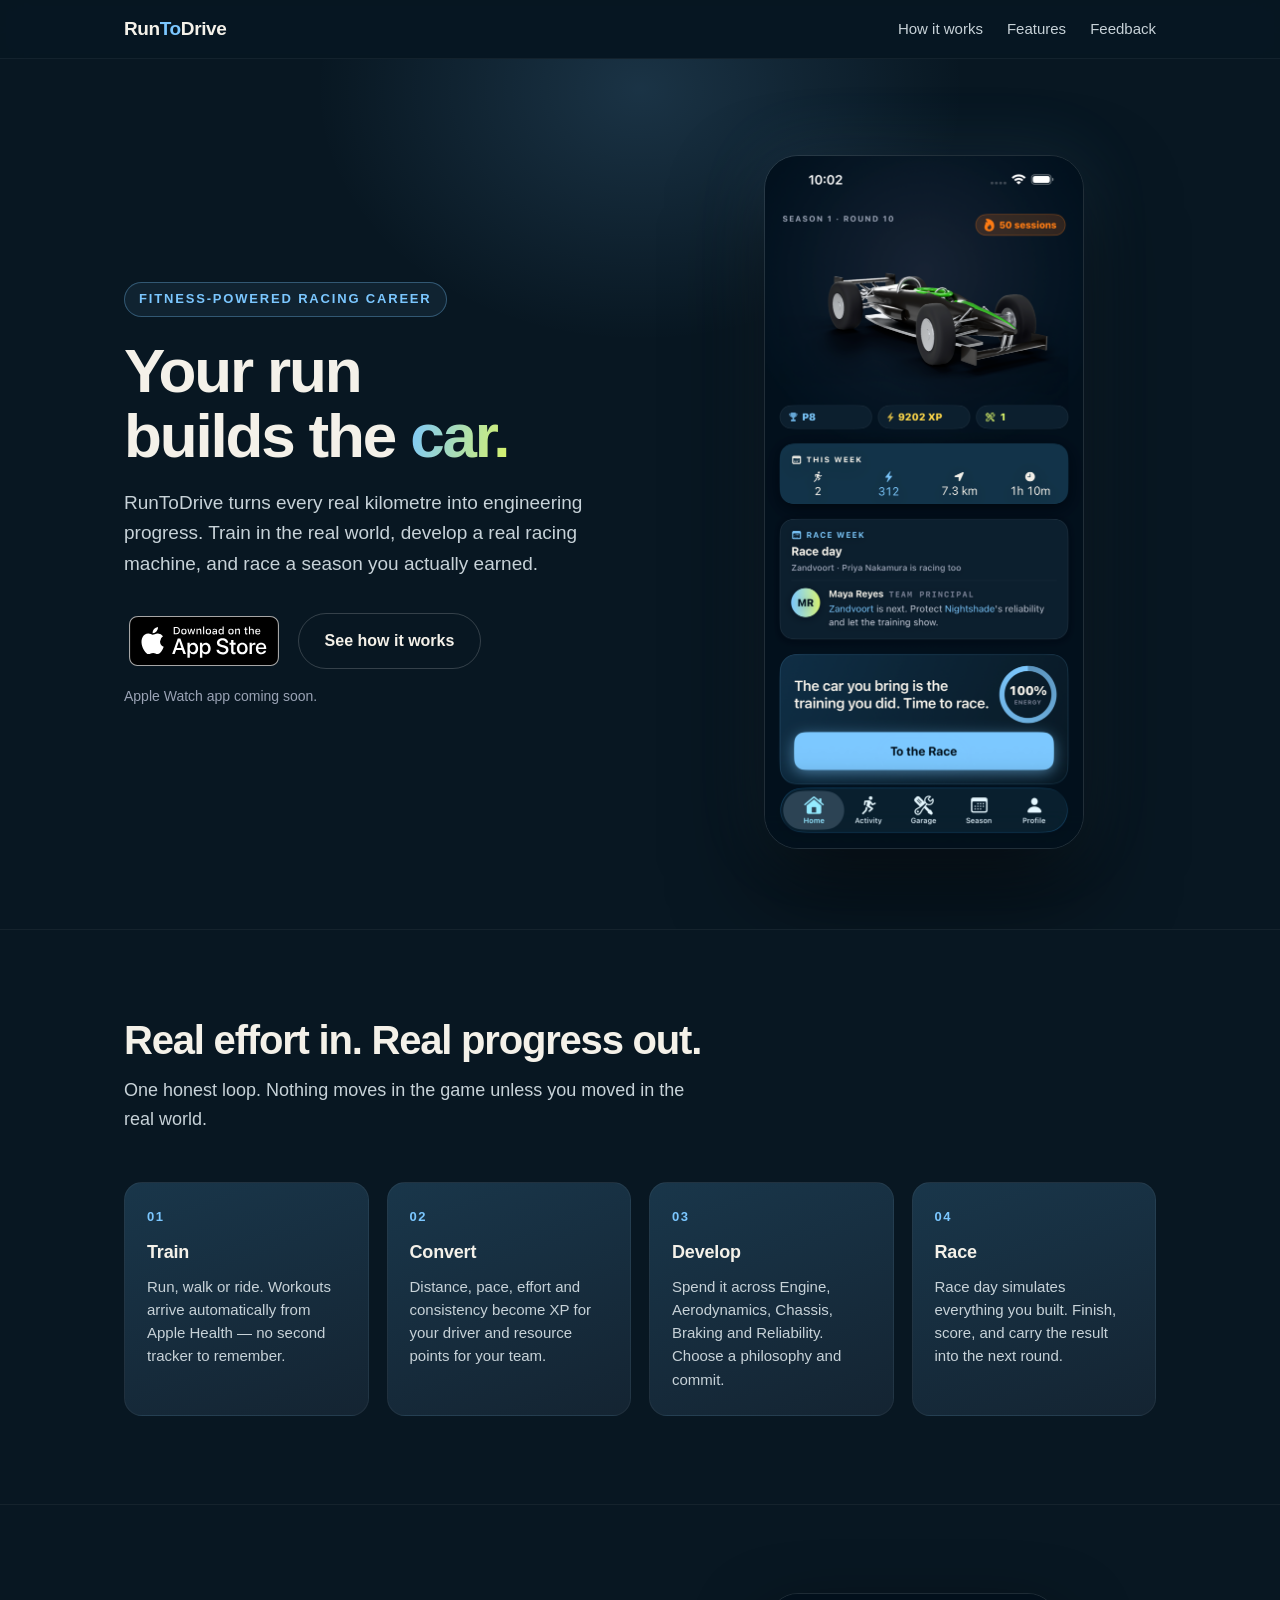
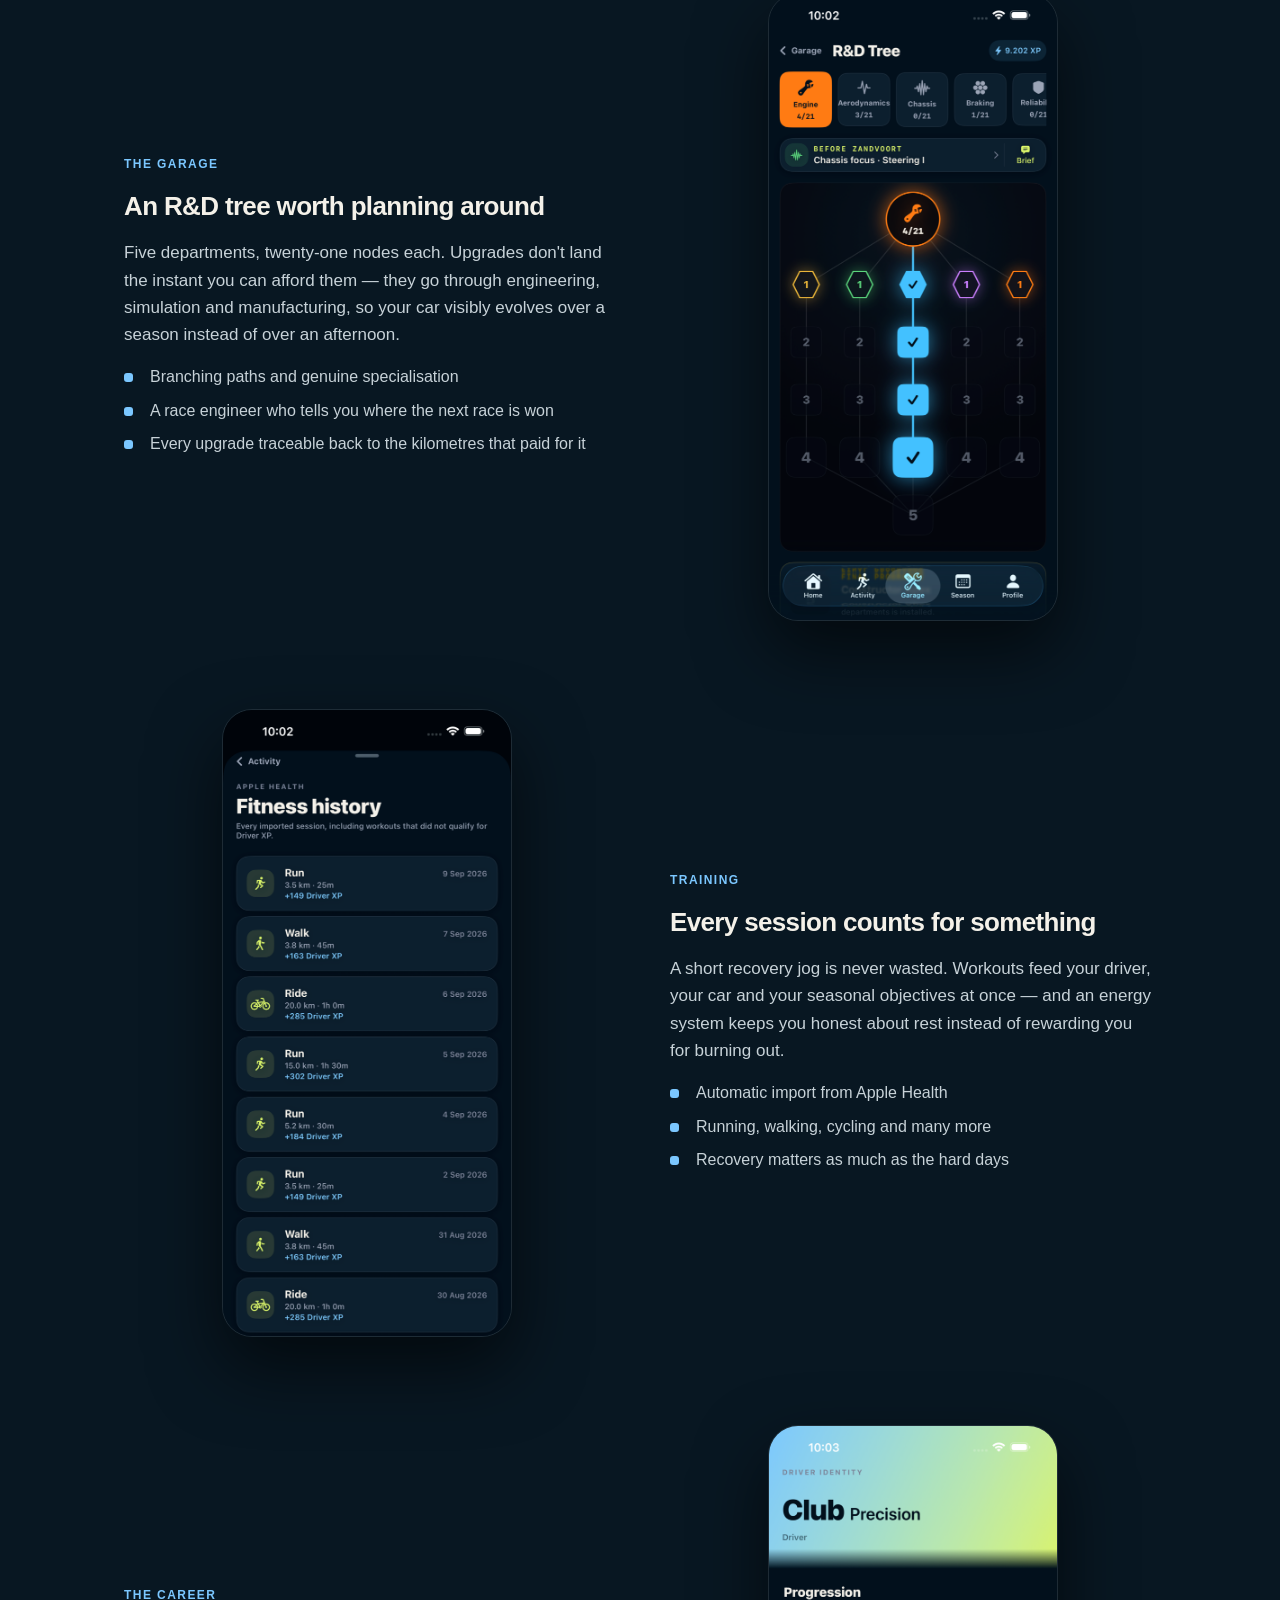
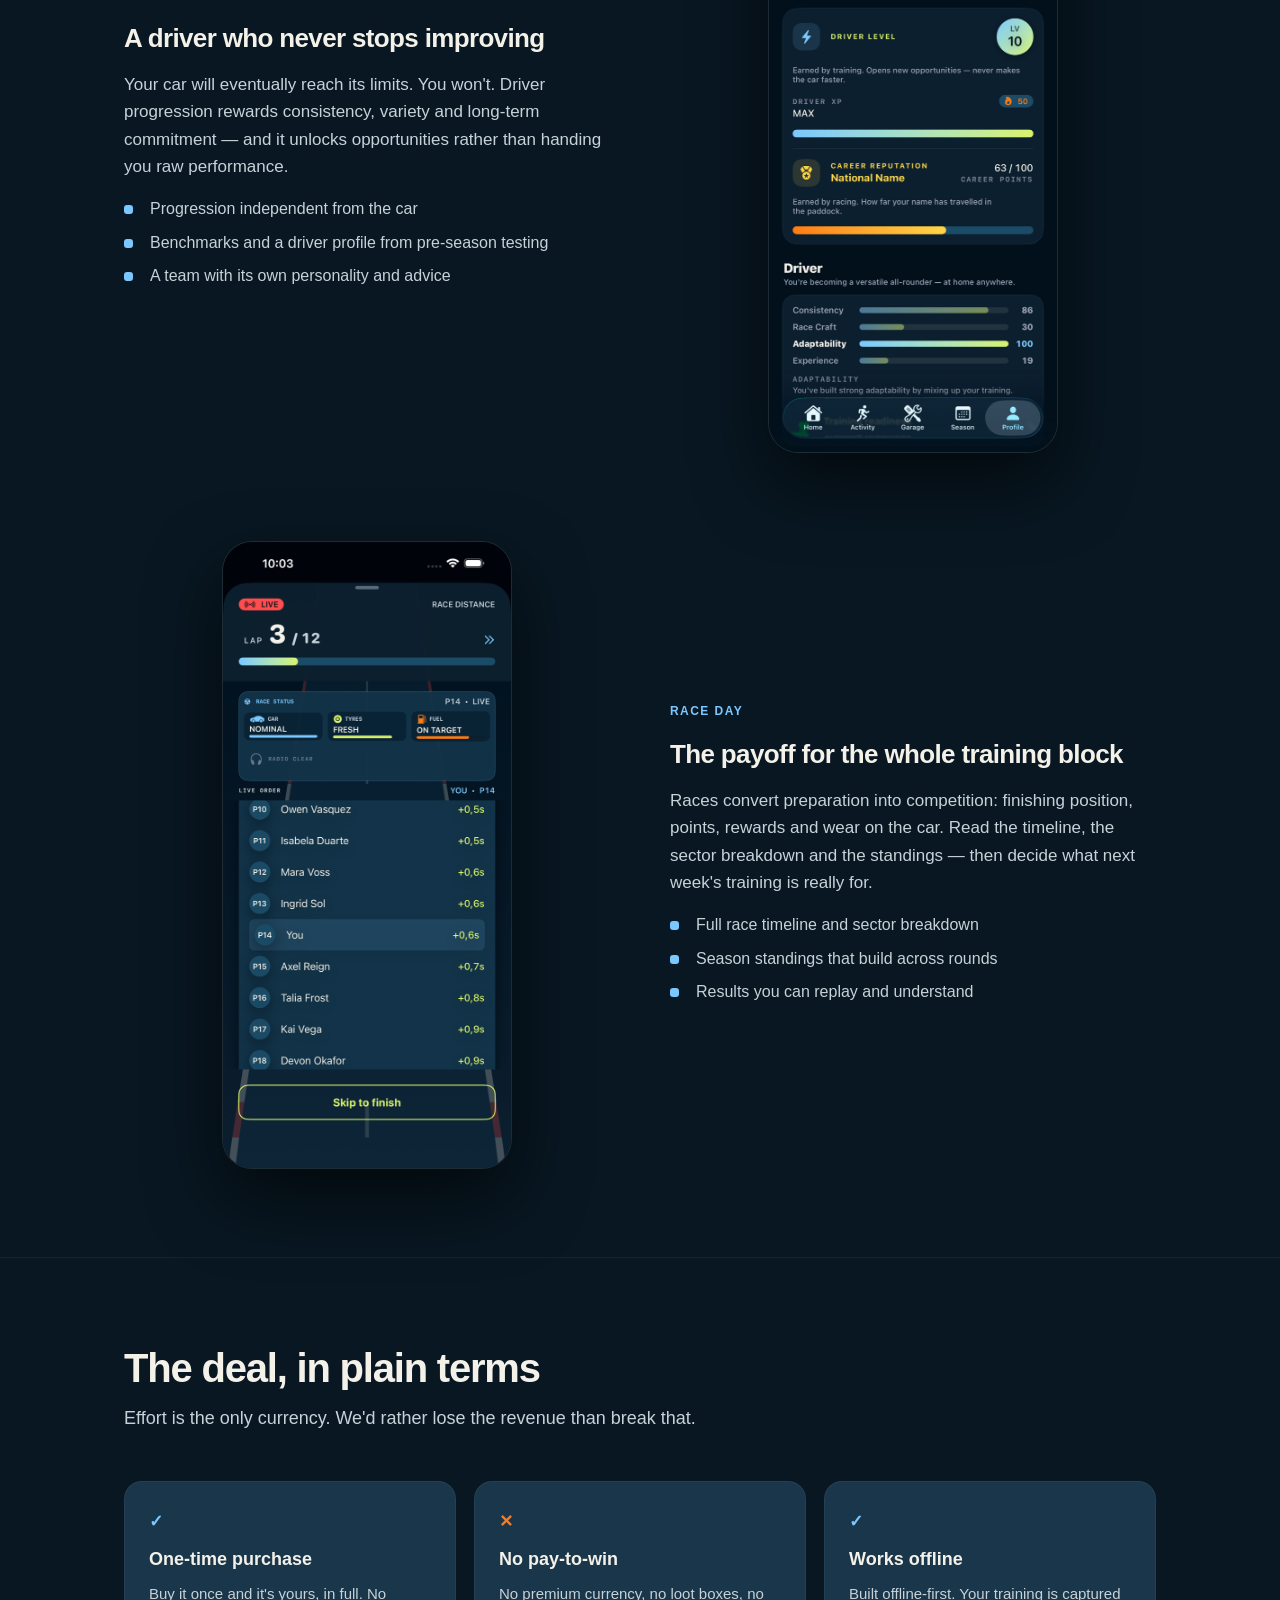
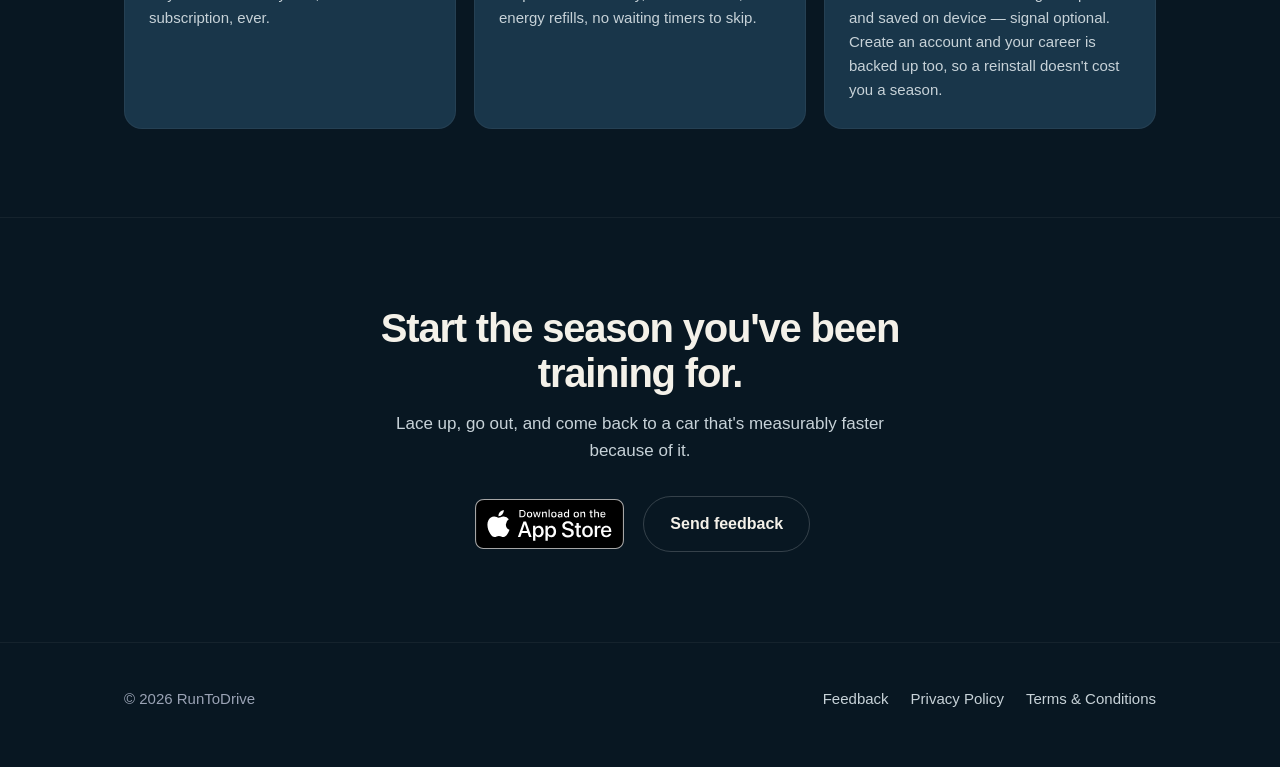
<file: index.html>
<!DOCTYPE html>
<html lang="en">
<head>
<meta charset="utf-8">
<meta name="viewport" content="width=device-width, initial-scale=1">
<title>RunToDrive — Your run builds the car.</title>
<meta name="description" content="RunToDrive turns any real workout — running, walking, cycling and more — into a racing career. Every workout you finish develops your car, your driver and your season. No pay-to-win, no subscriptions.">
<meta name="theme-color" content="#081722">
<meta property="og:title" content="RunToDrive — Your run builds the car.">
<meta property="og:description" content="Real-world effort is the only way to progress. Train, develop your car, race the season.">
<meta property="og:type" content="website">
<meta property="og:image" content="img/dashboard.png?v=2">
<link rel="stylesheet" href="style.css?v=3">
</head>
<body>

<header class="nav">
  <div class="nav-inner">
    <a class="brand" href="index.html">Run<span>To</span>Drive</a>
    <a class="link hide-sm" href="#how">How it works</a>
    <a class="link hide-sm" href="#features">Features</a>
    <a class="link" href="feedback.html">Feedback</a>
  </div>
</header>

<main>

<section class="hero">
  <div class="wrap hero-grid">
    <div>
      <span class="eyebrow">Fitness-powered racing career</span>
      <h1>Your run<br>builds the <span class="grad">car.</span></h1>
      <p class="lede">
        RunToDrive turns every real kilometre into engineering progress. Train in the real
        world, develop a real racing machine, and race a season you actually earned.
      </p>
      <div class="cta-row">
        <a class="badge-appstore" href="https://apps.apple.com/app/id0000000000">
          <img src="img/app-store-badge.svg" alt="Download on the App Store" width="150" height="50">
        </a>
        <a class="btn btn-ghost" href="#how">See how it works</a>
      </div>
      <p class="cta-note">Apple Watch app coming soon.</p>
    </div>
    <div>
      <img class="phone" src="img/dashboard.png?v=2" alt="RunToDrive home screen showing the player's race car, season round and weekly training totals." width="640" height="1391">
    </div>
  </div>
</section>

<section id="how">
  <div class="wrap">
    <div class="section-head">
      <h2>Real effort in. Real progress out.</h2>
      <p>One honest loop. Nothing moves in the game unless you moved in the real world.</p>
    </div>
    <div class="steps">
      <div class="step">
        <div class="step-n">01</div>
        <h3>Train</h3>
        <p>Run, walk or ride. Workouts arrive automatically from Apple Health — no second tracker to remember.</p>
      </div>
      <div class="step">
        <div class="step-n">02</div>
        <h3>Convert</h3>
        <p>Distance, pace, effort and consistency become XP for your driver and resource points for your team.</p>
      </div>
      <div class="step">
        <div class="step-n">03</div>
        <h3>Develop</h3>
        <p>Spend it across Engine, Aerodynamics, Chassis, Braking and Reliability. Choose a philosophy and commit.</p>
      </div>
      <div class="step">
        <div class="step-n">04</div>
        <h3>Race</h3>
        <p>Race day simulates everything you built. Finish, score, and carry the result into the next round.</p>
      </div>
    </div>
  </div>
</section>

<section id="features">
  <div class="wrap">

    <div class="feature">
      <div class="feature-copy">
        <span class="tag">The Garage</span>
        <h3>An R&amp;D tree worth planning around</h3>
        <p>
          Five departments, twenty-one nodes each. Upgrades don't land the instant you can
          afford them — they go through engineering, simulation and manufacturing, so your
          car visibly evolves over a season instead of over an afternoon.
        </p>
        <ul class="ticks">
          <li>Branching paths and genuine specialisation</li>
          <li>A race engineer who tells you where the next race is won</li>
          <li>Every upgrade traceable back to the kilometres that paid for it</li>
        </ul>
      </div>
      <img src="img/rd-tree.png?v=2" alt="The R&amp;D tree screen with Engine, Aerodynamics, Chassis and Braking departments." width="640" height="1391" loading="lazy">
    </div>

    <div class="feature flip">
      <div class="feature-copy">
        <span class="tag">Training</span>
        <h3>Every session counts for something</h3>
        <p>
          A short recovery jog is never wasted. Workouts feed your driver, your car and your
          seasonal objectives at once — and an energy system keeps you honest about rest
          instead of rewarding you for burning out.
        </p>
        <ul class="ticks">
          <li>Automatic import from Apple Health</li>
          <li>Running, walking, cycling and many more</li>
          <li>Recovery matters as much as the hard days</li>
        </ul>
      </div>
      <img src="img/activity.png?v=2" alt="The fitness history screen showing imported workouts and the XP they generated." width="640" height="1391" loading="lazy">
    </div>

    <div class="feature">
      <div class="feature-copy">
        <span class="tag">The Career</span>
        <h3>A driver who never stops improving</h3>
        <p>
          Your car will eventually reach its limits. You won't. Driver progression rewards
          consistency, variety and long-term commitment — and it unlocks opportunities
          rather than handing you raw performance.
        </p>
        <ul class="ticks">
          <li>Progression independent from the car</li>
          <li>Benchmarks and a driver profile from pre-season testing</li>
          <li>A team with its own personality and advice</li>
        </ul>
      </div>
      <img src="img/driver.png?v=2" alt="The driver identity screen showing driver level, career reputation and attribute ratings." width="640" height="1391" loading="lazy">
    </div>

    <div class="feature flip">
      <div class="feature-copy">
        <span class="tag">Race Day</span>
        <h3>The payoff for the whole training block</h3>
        <p>
          Races convert preparation into competition: finishing position, points, rewards and
          wear on the car. Read the timeline, the sector breakdown and the standings — then
          decide what next week's training is really for.
        </p>
        <ul class="ticks">
          <li>Full race timeline and sector breakdown</li>
          <li>Season standings that build across rounds</li>
          <li>Results you can replay and understand</li>
        </ul>
      </div>
      <img src="img/race-live.png?v=2" alt="The live race screen showing current position, lap progress and the running order." width="640" height="1391" loading="lazy">
    </div>

  </div>
</section>

<section>
  <div class="wrap">
    <div class="section-head">
      <h2>The deal, in plain terms</h2>
      <p>Effort is the only currency. We'd rather lose the revenue than break that.</p>
    </div>
    <div class="promise">
      <div class="card yes">
        <h3>One-time purchase</h3>
        <p>Buy it once and it's yours, in full. No subscription, ever.</p>
      </div>
      <div class="card no">
        <h3>No pay-to-win</h3>
        <p>No premium currency, no loot boxes, no energy refills, no waiting timers to skip.</p>
      </div>
      <div class="card yes">
        <h3>Works offline</h3>
        <p>Built offline-first. Your training is captured and saved on device — signal optional.
          Create an account and your career is backed up too, so a reinstall doesn't cost you a season.</p>
      </div>
    </div>
  </div>
</section>

<section class="final">
  <div class="wrap">
    <h2>Start the season you've been training for.</h2>
    <p>Lace up, go out, and come back to a car that's measurably faster because of it.</p>
    <div class="cta-row" style="justify-content:center">
      <a class="badge-appstore" href="https://apps.apple.com/app/id0000000000">
        <img src="img/app-store-badge.svg" alt="Download on the App Store" width="150" height="50">
      </a>
      <a class="btn btn-ghost" href="feedback.html">Send feedback</a>
    </div>
  </div>
</section>

</main>

<footer>
  <div class="wrap foot-inner">
    <span>© 2026 RunToDrive</span>
    <nav>
      <a href="feedback.html">Feedback</a>
      <a href="privacy.html">Privacy Policy</a>
      <a href="terms.html">Terms &amp; Conditions</a>
    </nav>
  </div>
</footer>

</body>
</html>
</file>
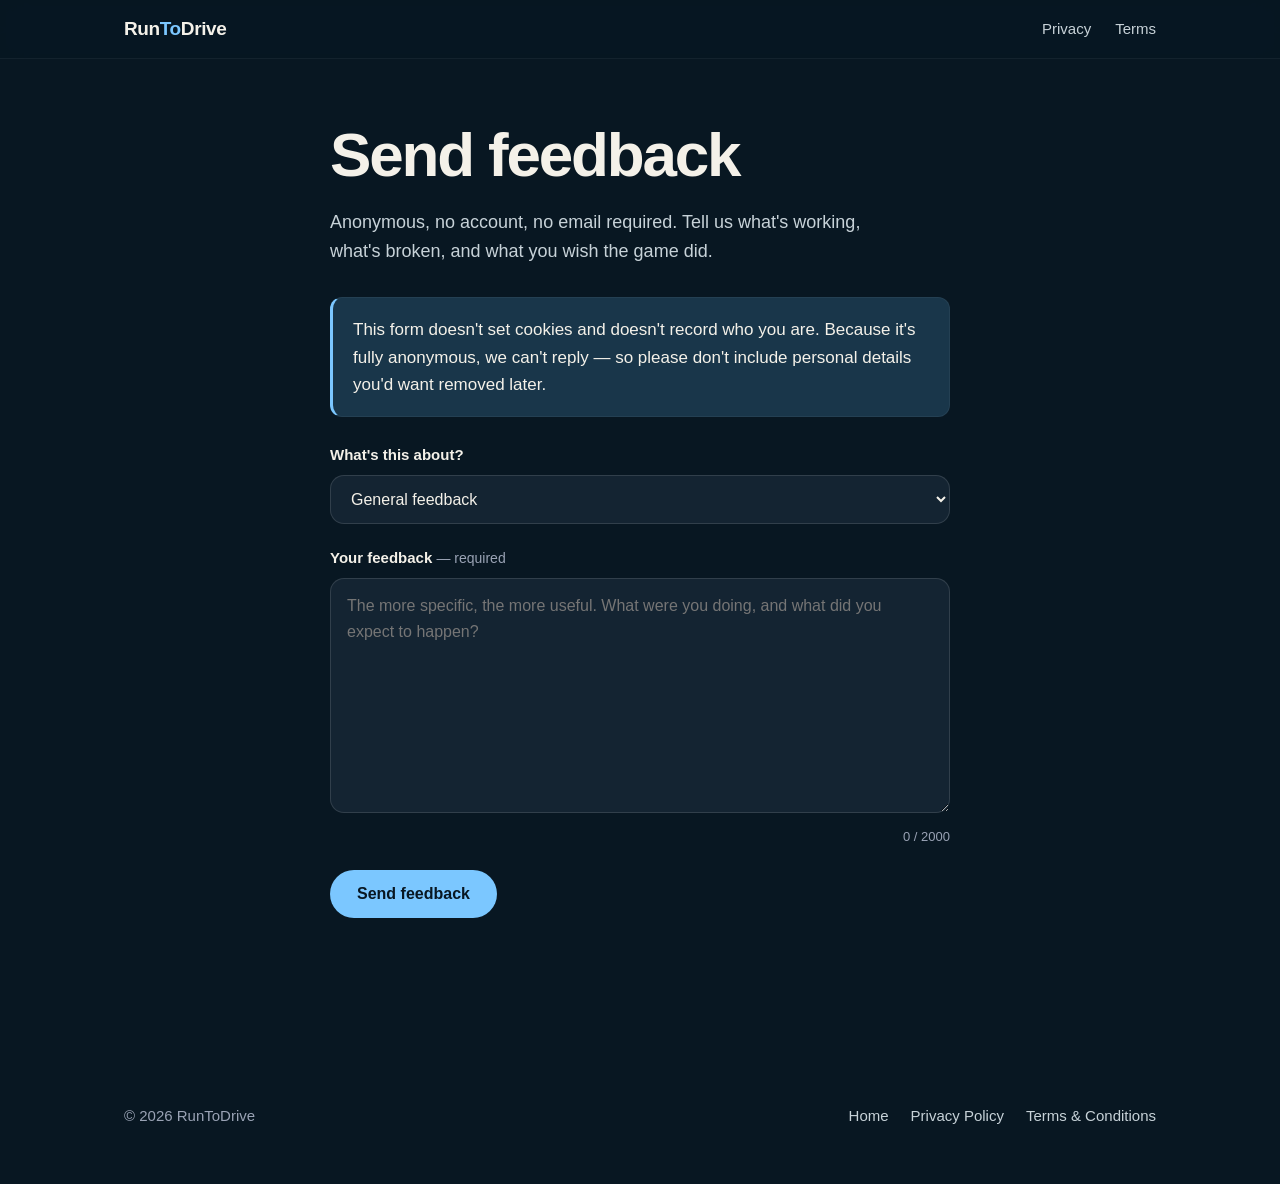
<file: feedback.html>
<!DOCTYPE html>
<html lang="en">
<head>
<meta charset="utf-8">
<meta name="viewport" content="width=device-width, initial-scale=1">
<title>Feedback — RunToDrive</title>
<meta name="description" content="Tell us what's working, what's broken and what's missing. Anonymous, no account needed.">
<meta name="theme-color" content="#081722">
<link rel="stylesheet" href="style.css?v=3">
</head>
<body>

<header class="nav">
  <div class="nav-inner">
    <a class="brand" href="index.html">Run<span>To</span>Drive</a>
    <a class="link" href="privacy.html">Privacy</a>
    <a class="link" href="terms.html">Terms</a>
  </div>
</header>

<main class="wrap form">

  <h1>Send feedback</h1>
  <p class="lede" style="font-size:18px">
    Anonymous, no account, no email required. Tell us what's working, what's broken, and what
    you wish the game did.
  </p>

  <div class="callout">
    <p>
      This form doesn't set cookies and doesn't record who you are. Because it's fully anonymous,
      we can't reply — so please don't include personal details you'd want removed later.
    </p>
  </div>

  <form id="feedback-form" novalidate>
    <div class="field">
      <label for="topic">What's this about?</label>
      <select id="topic" name="topic">
        <option value="general">General feedback</option>
        <option value="bug">Something is broken</option>
        <option value="idea">Feature idea</option>
        <option value="gameplay">Gameplay &amp; balance</option>
        <option value="health_data">Workouts &amp; health data</option>
      </select>
    </div>

    <div class="field">
      <label for="message">Your feedback <span class="hint">— required</span></label>
      <textarea id="message" name="message" rows="8" maxlength="2000"
                placeholder="The more specific, the more useful. What were you doing, and what did you expect to happen?"
                required></textarea>
      <div class="counter"><span id="count">0</span> / 2000</div>
    </div>

    <button class="btn btn-primary" type="submit" id="submit">Send feedback</button>
    <p class="status" id="status" role="status" aria-live="polite"></p>
  </form>

</main>

<footer>
  <div class="wrap foot-inner">
    <span>© 2026 RunToDrive</span>
    <nav>
      <a href="index.html">Home</a>
      <a href="privacy.html">Privacy Policy</a>
      <a href="terms.html">Terms &amp; Conditions</a>
    </nav>
  </div>
</footer>

<script>
// PostHog Support (conversations) intake. Each submission opens a ticket in the
// Support inbox. The token is a public, write-only widget token — safe to ship
// in a static page. Read from /array/<project_token>/config if it ever changes.
const POSTHOG_HOST = "https://eu.i.posthog.com";
const CONVERSATIONS_TOKEN = "dGVj_bCeO7bs0L_MS8fu8wFU4GRaD1kwX_H6fX3LyGo";
const MAX_LENGTH = 2000;

const form = document.getElementById("feedback-form");
const message = document.getElementById("message");
const topic = document.getElementById("topic");
const submit = document.getElementById("submit");
const status = document.getElementById("status");
const count = document.getElementById("count");

message.addEventListener("input", () => { count.textContent = message.value.length; });

function setStatus(text, kind) {
  status.textContent = text;
  status.className = "status" + (kind ? " " + kind : "");
}

form.addEventListener("submit", async (event) => {
  event.preventDefault();

  const text = message.value.trim();
  if (!text) {
    setStatus("Please write something first.", "err");
    message.focus();
    return;
  }
  if (text.length > MAX_LENGTH) {
    setStatus("That's longer than " + MAX_LENGTH + " characters. Please trim it down.", "err");
    return;
  }

  submit.disabled = true;
  setStatus("Sending…");

  // A fresh random id per submission: no profile, no cross-submission linkage,
  // nothing stored in the browser. The trade-off is that the sender can never
  // be shown replies — which the page already promises.
  const distinctId = crypto.randomUUID
    ? crypto.randomUUID()
    : "anon-" + Date.now() + "-" + Math.random().toString(36).slice(2);

  try {
    const response = await fetch(POSTHOG_HOST + "/api/conversations/v1/widget/message", {
      method: "POST",
      headers: {
        "Content-Type": "application/json",
        "X-Conversations-Token": CONVERSATIONS_TOKEN
      },
      body: JSON.stringify({
        message: "Topic: " + topic.value + "\n\n" + text,
        traits: { name: null, email: null },
        ticket_id: null,
        widget_session_id: distinctId,
        distinct_id: distinctId
      })
    });
    if (!response.ok) throw new Error("HTTP " + response.status);

    form.reset();
    count.textContent = "0";
    setStatus("Thank you — your feedback landed. It genuinely shapes what we build next.", "ok");
  } catch (error) {
    // Keep in sync with the contact address used in privacy.html and terms.html.
    setStatus("That didn't send. Check your connection and try again, or email runtodrive.app@gmail.com.", "err");
  } finally {
    submit.disabled = false;
  }
});
</script>

</body>
</html>
</file>
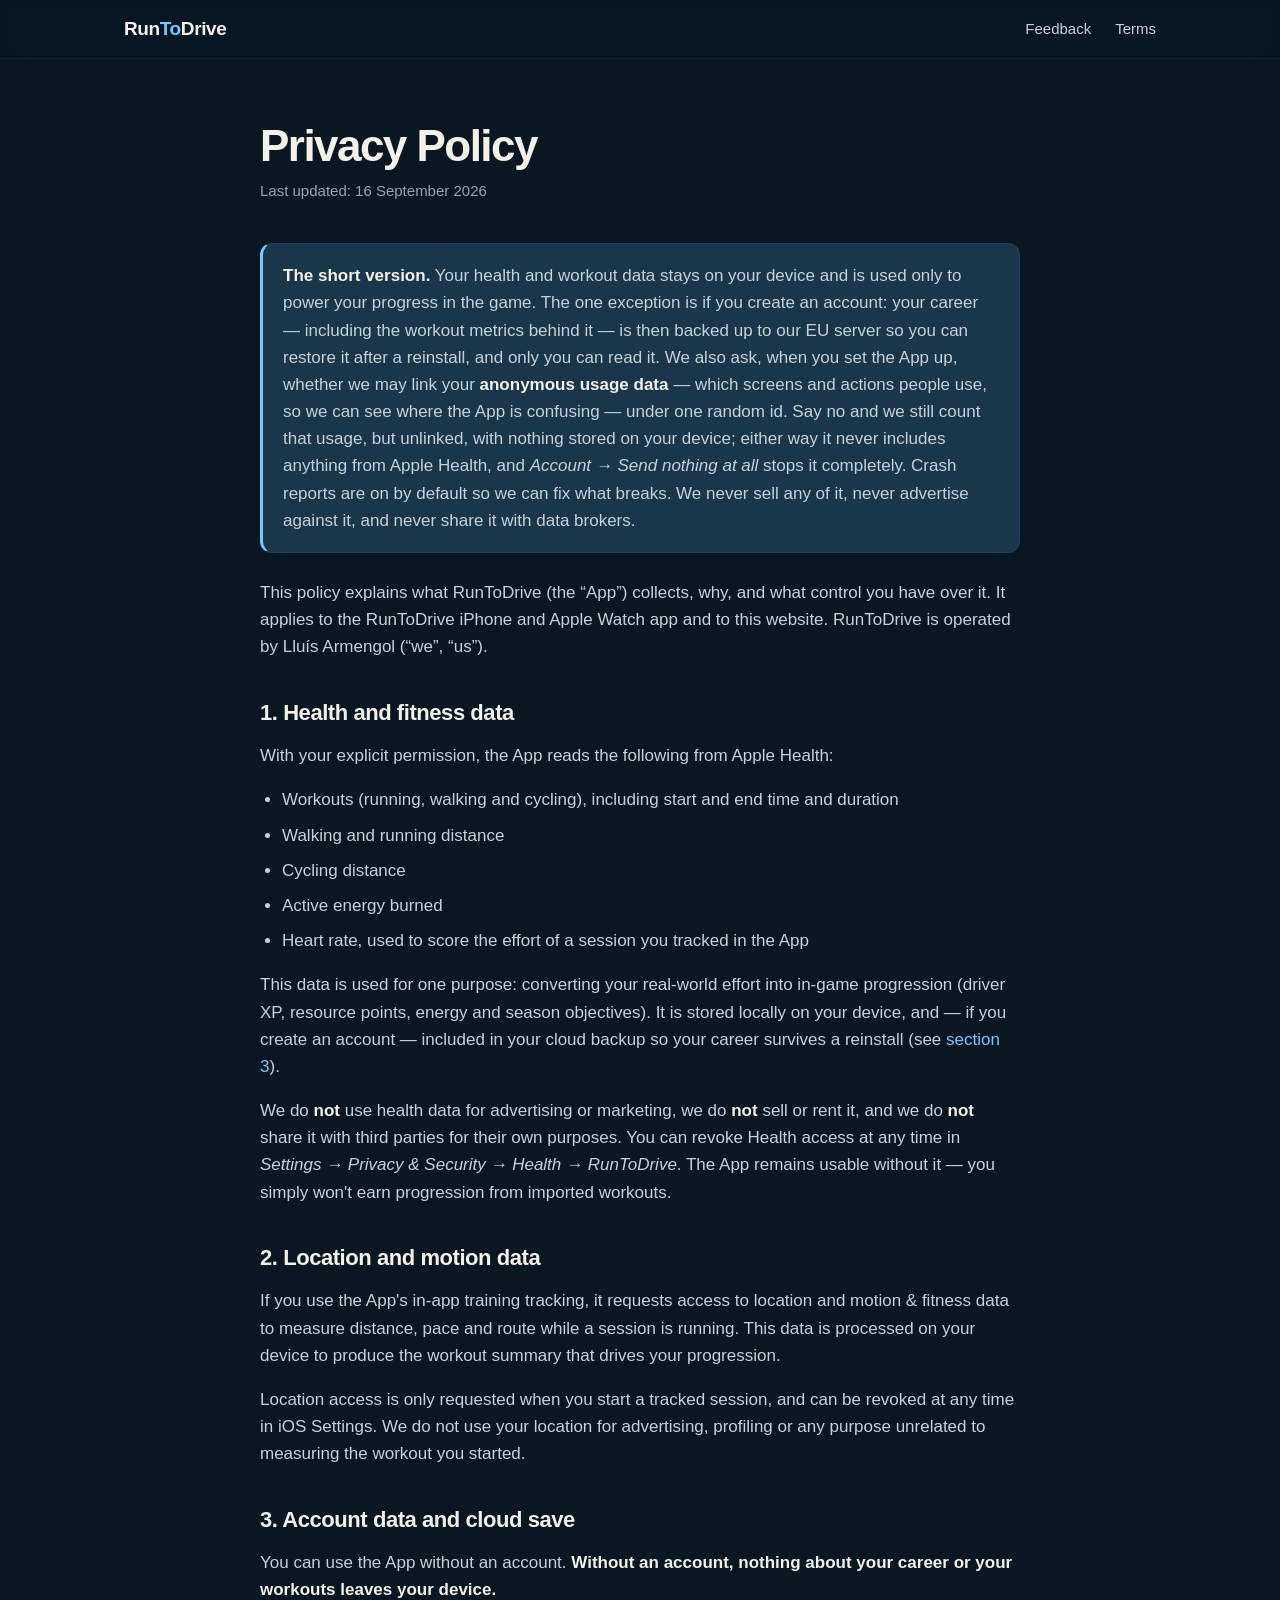
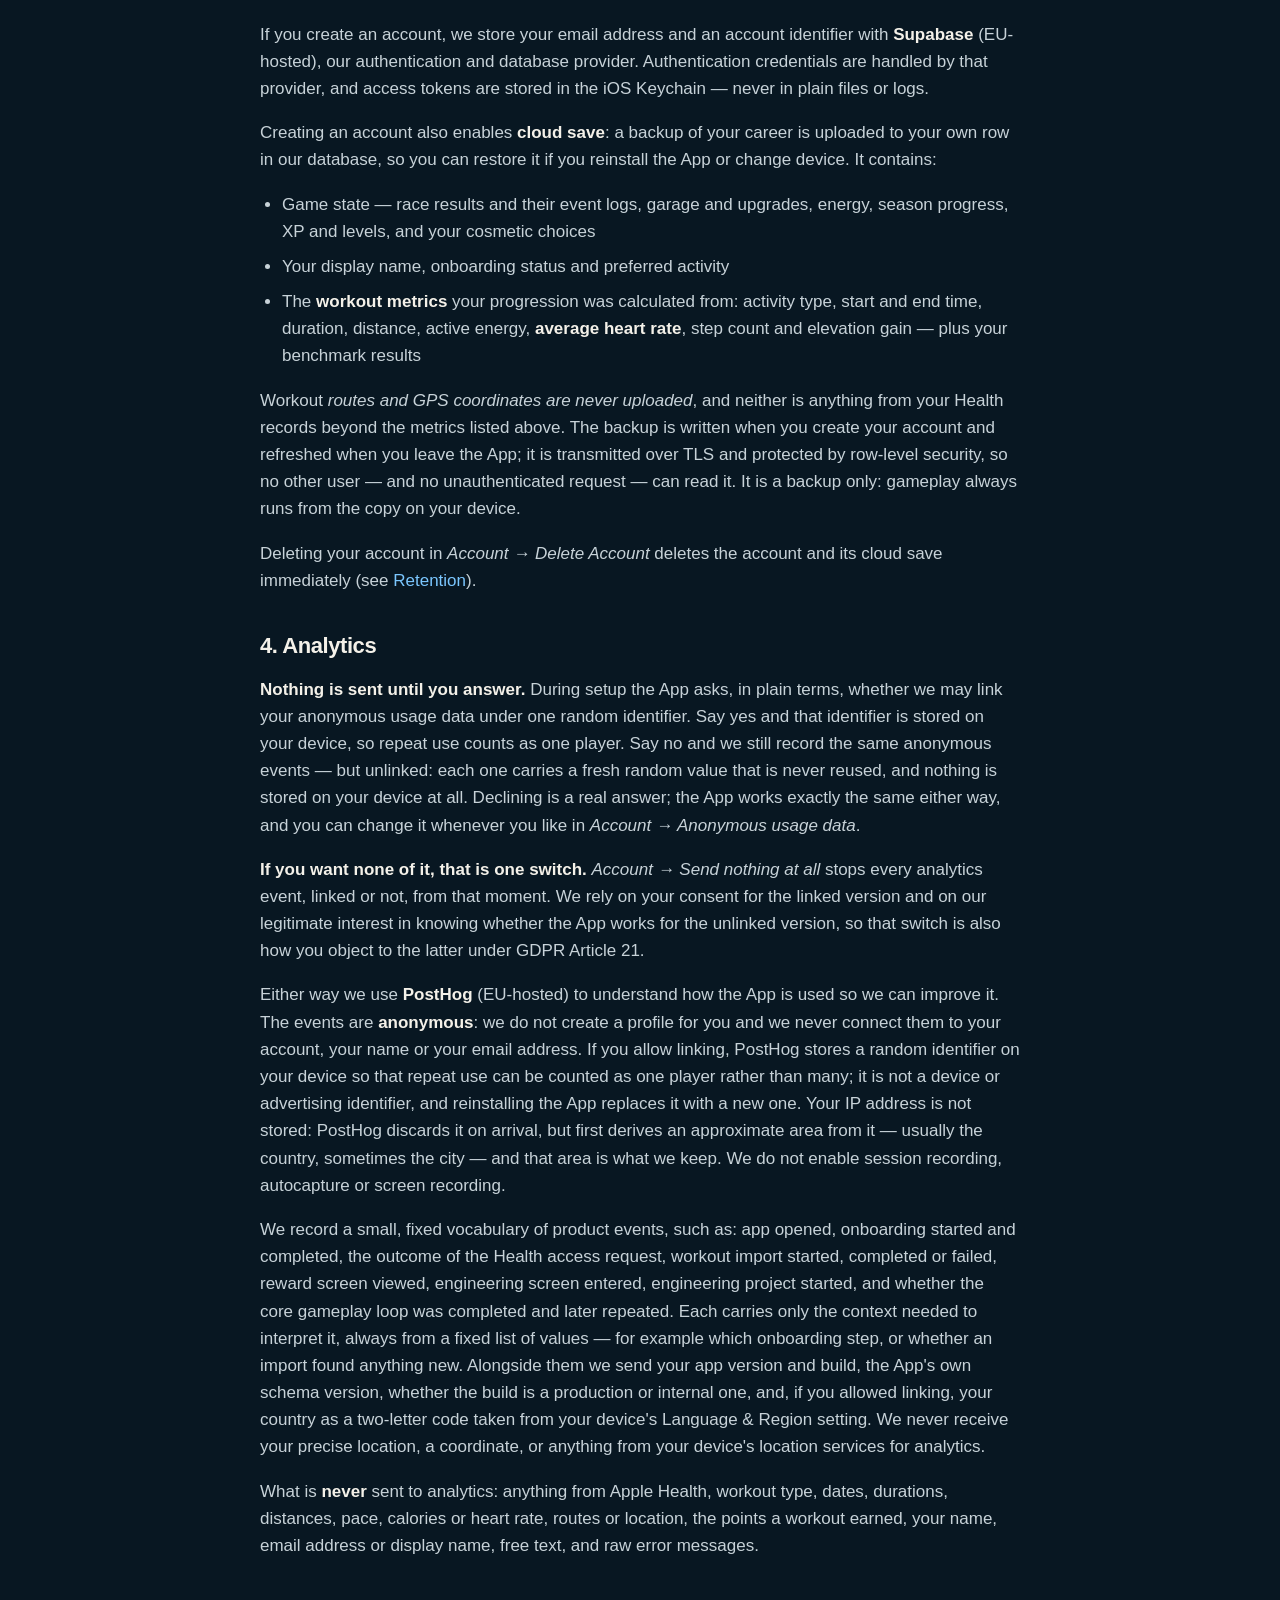
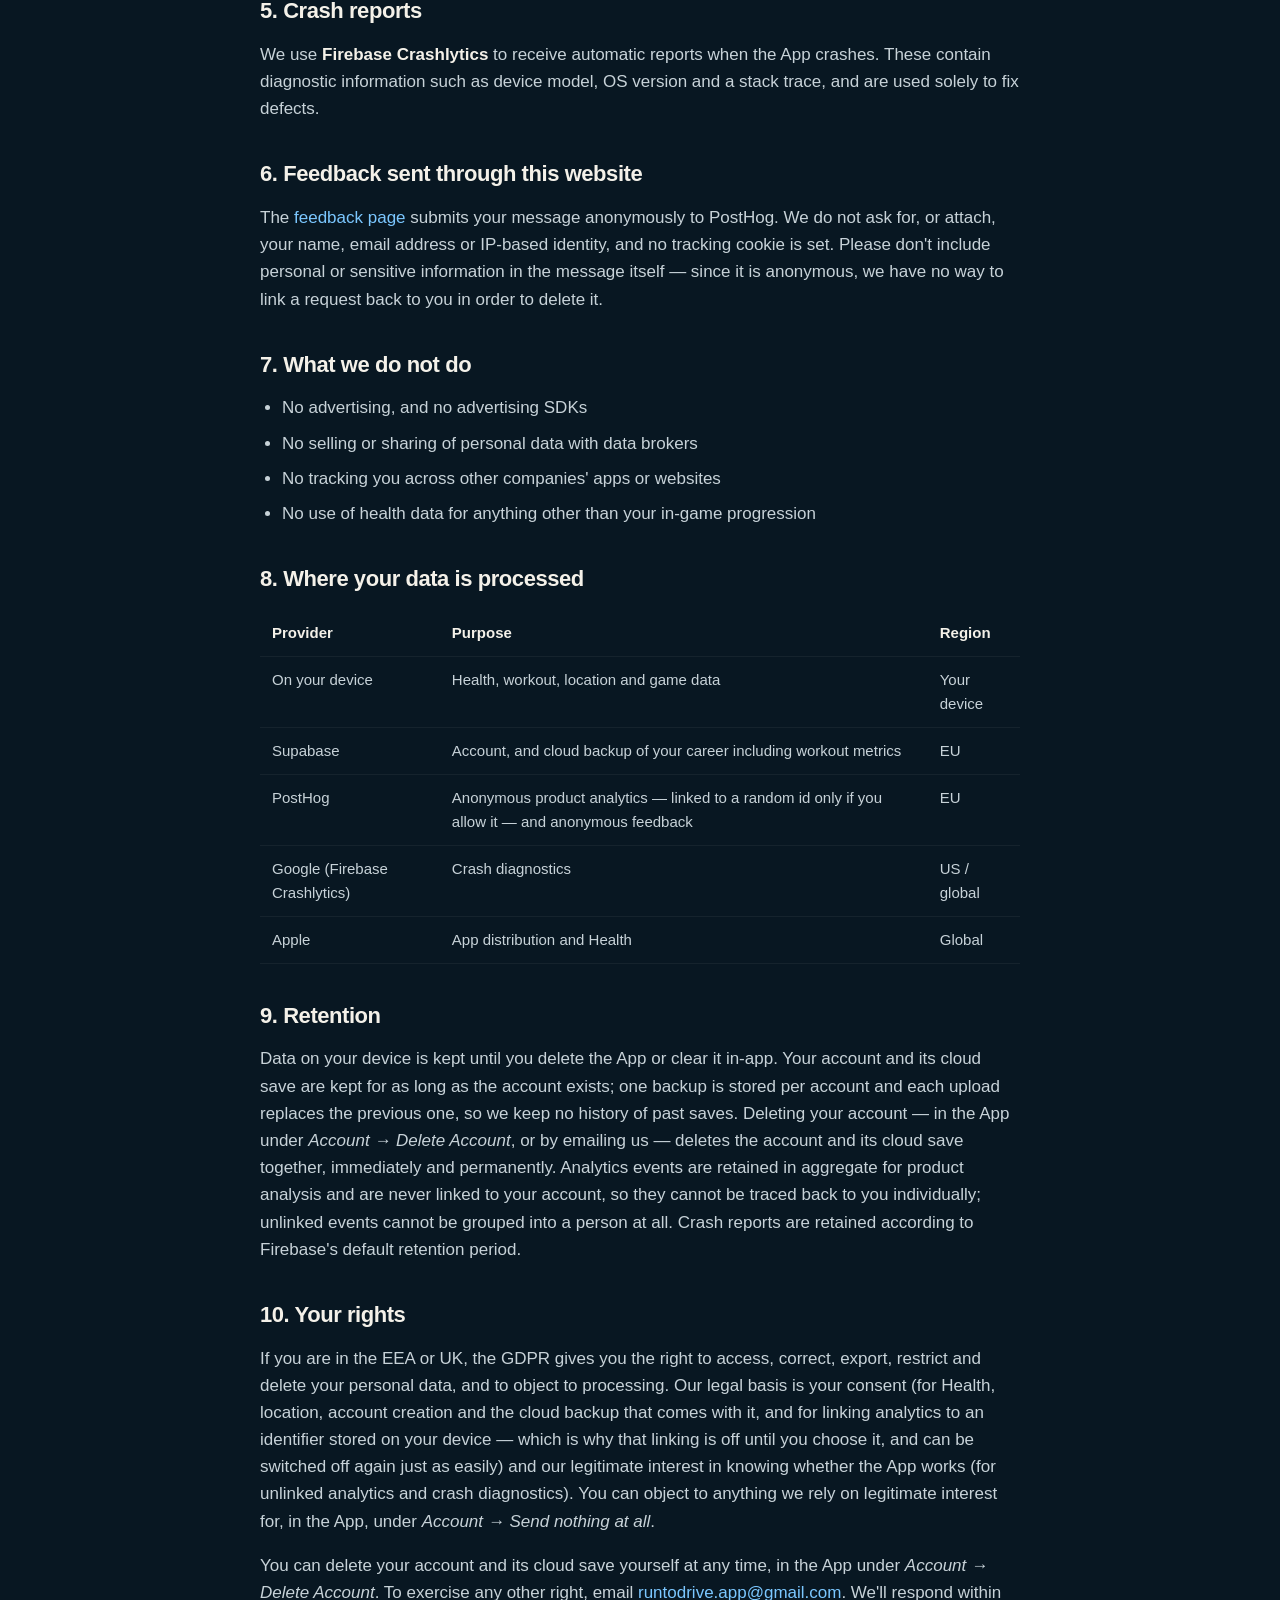
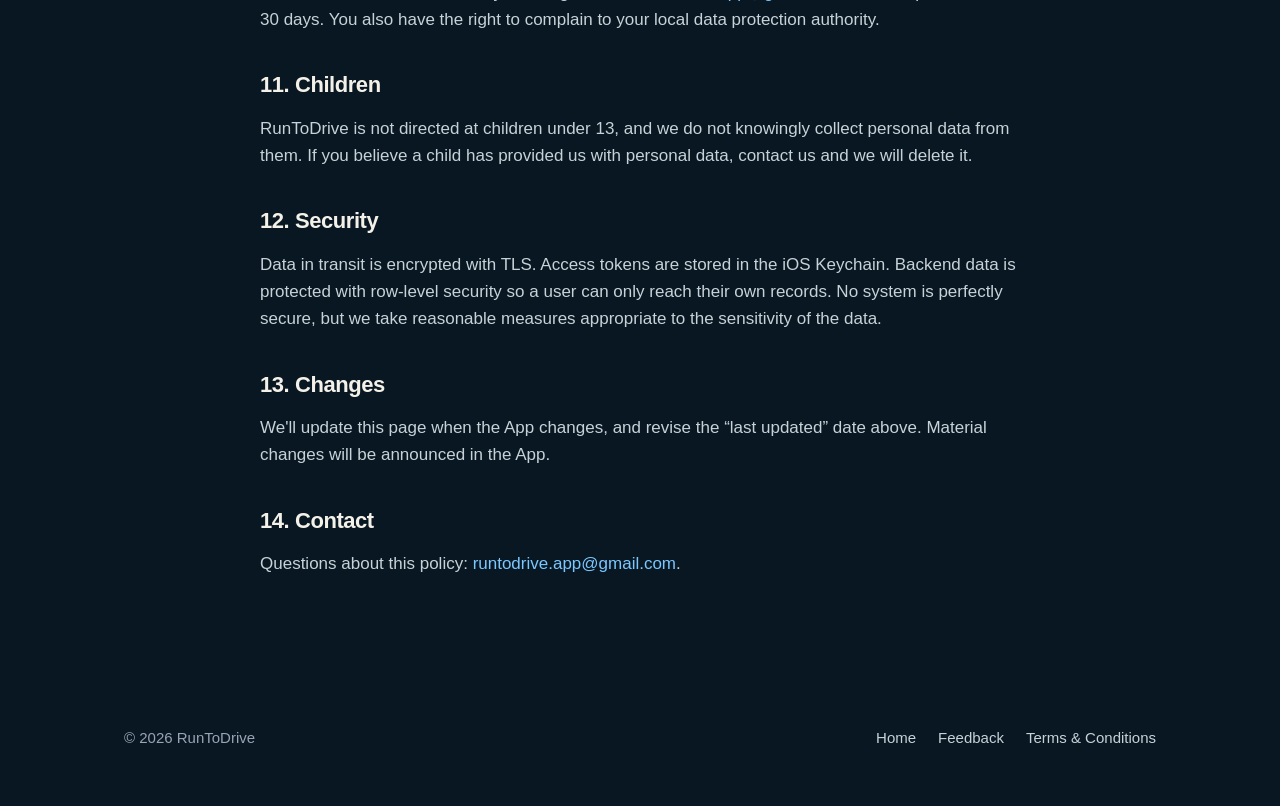
<file: privacy.html>
<!DOCTYPE html>
<html lang="en">
<head>
<meta charset="utf-8">
<meta name="viewport" content="width=device-width, initial-scale=1">
<title>Privacy Policy — RunToDrive</title>
<meta name="description" content="How RunToDrive collects, uses and protects your data.">
<meta name="theme-color" content="#081722">
<link rel="stylesheet" href="style.css?v=3">
</head>
<body>

<header class="nav">
  <div class="nav-inner">
    <a class="brand" href="index.html">Run<span>To</span>Drive</a>
    <a class="link" href="feedback.html">Feedback</a>
    <a class="link" href="terms.html">Terms</a>
  </div>
</header>

<main class="wrap prose">

<h1>Privacy Policy</h1>
<p class="updated">Last updated: 16 September 2026</p>

<div class="callout">
  <p>
    <strong>The short version.</strong> Your health and workout data stays on your device and is
    used only to power your progress in the game. The one exception is if you create an account:
    your career — including the workout metrics behind it — is then backed up to our EU server so
    you can restore it after a reinstall, and only you can read it. We also ask, when you set the
    App up, whether we may link your <strong>anonymous usage data</strong> — which screens and
    actions people use, so we can see where the App is confusing — under one random id. Say no and
    we still count that usage, but unlinked, with nothing stored on your device; either way it never
    includes anything from Apple Health, and <em>Account → Send nothing at all</em> stops it
    completely. Crash reports are on by default so we can fix what breaks. We never sell any of it,
    never advertise against it, and never share it with data brokers.
  </p>
</div>

<p>
  This policy explains what RunToDrive (the “App”) collects, why, and what control you have over it.
  It applies to the RunToDrive iPhone and Apple Watch app and to this website. RunToDrive is
  operated by Lluís Armengol (“we”, “us”).
</p>

<h2>1. Health and fitness data</h2>
<p>
  With your explicit permission, the App reads the following from Apple Health:
</p>
<ul>
  <li>Workouts (running, walking and cycling), including start and end time and duration</li>
  <li>Walking and running distance</li>
  <li>Cycling distance</li>
  <li>Active energy burned</li>
  <li>Heart rate, used to score the effort of a session you tracked in the App</li>
</ul>
<p>
  This data is used for one purpose: converting your real-world effort into in-game progression
  (driver XP, resource points, energy and season objectives). It is stored locally on your device,
  and — if you create an account — included in your cloud backup so your career survives a
  reinstall (see <a href="#account">section 3</a>).
</p>
<p>
  We do <strong>not</strong> use health data for advertising or marketing, we do <strong>not</strong>
  sell or rent it, and we do <strong>not</strong> share it with third parties for their own purposes.
  You can revoke Health access at any time in <em>Settings → Privacy &amp; Security → Health →
  RunToDrive</em>. The App remains usable without it — you simply won't earn progression from
  imported workouts.
</p>

<h2>2. Location and motion data</h2>
<p>
  If you use the App's in-app training tracking, it requests access to location and motion
  &amp; fitness data to measure distance, pace and route while a session is running. This data is
  processed on your device to produce the workout summary that drives your progression.
</p>
<p>
  Location access is only requested when you start a tracked session, and can be revoked at any
  time in iOS Settings. We do not use your location for advertising, profiling or any purpose
  unrelated to measuring the workout you started.
</p>

<h2 id="account">3. Account data and cloud save</h2>
<p>
  You can use the App without an account. <strong>Without an account, nothing about your career or
  your workouts leaves your device.</strong>
</p>
<p>
  If you create an account, we store your email address and an account identifier with
  <strong>Supabase</strong> (EU-hosted), our authentication and database provider. Authentication
  credentials are handled by that provider, and access tokens are stored in the iOS Keychain —
  never in plain files or logs.
</p>
<p>
  Creating an account also enables <strong>cloud save</strong>: a backup of your career is uploaded
  to your own row in our database, so you can restore it if you reinstall the App or change device.
  It contains:
</p>
<ul>
  <li>Game state — race results and their event logs, garage and upgrades, energy, season progress,
      XP and levels, and your cosmetic choices</li>
  <li>Your display name, onboarding status and preferred activity</li>
  <li>The <strong>workout metrics</strong> your progression was calculated from: activity type,
      start and end time, duration, distance, active energy, <strong>average heart rate</strong>,
      step count and elevation gain — plus your benchmark results</li>
</ul>
<p>
  Workout <em>routes and GPS coordinates are never uploaded</em>, and neither is anything from your
  Health records beyond the metrics listed above. The backup is written when you create your
  account and refreshed when you leave the App; it is transmitted over TLS and protected by
  row-level security, so no other user — and no unauthenticated request — can read it. It is a
  backup only: gameplay always runs from the copy on your device.
</p>
<p>
  Deleting your account in <em>Account → Delete Account</em> deletes the account and its cloud save
  immediately (see <a href="#retention">Retention</a>).
</p>

<h2>4. Analytics</h2>
<p>
  <strong>Nothing is sent until you answer.</strong> During setup the App asks, in plain terms,
  whether we may link your anonymous usage data under one random identifier. Say yes and that
  identifier is stored on your device, so repeat use counts as one player. Say no and we still
  record the same anonymous events — but unlinked: each one carries a fresh random value that is
  never reused, and nothing is stored on your device at all. Declining is a real answer; the App
  works exactly the same either way, and you can change it whenever you like in
  <em>Account → Anonymous usage data</em>.
</p>
<p>
  <strong>If you want none of it, that is one switch.</strong> <em>Account → Send nothing at
  all</em> stops every analytics event, linked or not, from that moment. We rely on your consent
  for the linked version and on our legitimate interest in knowing whether the App works for the
  unlinked version, so that switch is also how you object to the latter under GDPR Article 21.
</p>
<p>
  Either way we use <strong>PostHog</strong> (EU-hosted) to understand how the App is used so we
  can improve it. The events are <strong>anonymous</strong>: we do not create a profile for you and
  we never connect them to your account, your name or your email address. If you allow linking,
  PostHog stores a random identifier on your device so that repeat use can be counted as one player
  rather than many; it is not a device or advertising identifier, and reinstalling the App replaces
  it with a new one. Your IP address is not stored: PostHog discards it on arrival, but first
  derives an approximate area from it — usually the country, sometimes the city — and that area is
  what we keep. We do not enable session recording, autocapture or screen recording.
</p>
<p>
  We record a small, fixed vocabulary of product events, such as: app opened, onboarding started
  and completed, the outcome of the Health access request, workout import started, completed or
  failed, reward screen viewed, engineering screen entered, engineering project started, and
  whether the core gameplay loop was completed and later repeated. Each carries only the context
  needed to interpret it, always from a fixed list of values — for example which onboarding step,
  or whether an import found anything new. Alongside them we send your app version and build, the
  App's own schema version, whether the build is a production or internal one, and, if you allowed
  linking, your country as a two-letter code taken from your device's Language &amp; Region
  setting. We never receive your precise location, a coordinate, or anything from your device's
  location services for analytics.
</p>
<p>
  What is <strong>never</strong> sent to analytics: anything from Apple Health, workout type,
  dates, durations, distances, pace, calories or heart rate, routes or location, the points a
  workout earned, your name, email address or display name, free text, and raw error messages.
</p>

<h2>5. Crash reports</h2>
<p>
  We use <strong>Firebase Crashlytics</strong> to receive automatic reports when the App crashes.
  These contain diagnostic information such as device model, OS version and a stack trace, and are
  used solely to fix defects.
</p>

<h2>6. Feedback sent through this website</h2>
<p>
  The <a href="feedback.html">feedback page</a> submits your message anonymously to PostHog. We do
  not ask for, or attach, your name, email address or IP-based identity, and no tracking cookie is
  set. Please don't include personal or sensitive information in the message itself — since it is
  anonymous, we have no way to link a request back to you in order to delete it.
</p>

<h2>7. What we do not do</h2>
<ul>
  <li>No advertising, and no advertising SDKs</li>
  <li>No selling or sharing of personal data with data brokers</li>
  <li>No tracking you across other companies' apps or websites</li>
  <li>No use of health data for anything other than your in-game progression</li>
</ul>

<h2>8. Where your data is processed</h2>
<table>
  <tr><th>Provider</th><th>Purpose</th><th>Region</th></tr>
  <tr><td>On your device</td><td>Health, workout, location and game data</td><td>Your device</td></tr>
  <tr><td>Supabase</td><td>Account, and cloud backup of your career including workout metrics</td><td>EU</td></tr>
  <tr><td>PostHog</td><td>Anonymous product analytics — linked to a random id only if you allow it — and anonymous feedback</td><td>EU</td></tr>
  <tr><td>Google (Firebase Crashlytics)</td><td>Crash diagnostics</td><td>US / global</td></tr>
  <tr><td>Apple</td><td>App distribution and Health</td><td>Global</td></tr>
</table>

<h2 id="retention">9. Retention</h2>
<p>
  Data on your device is kept until you delete the App or clear it in-app. Your account and its
  cloud save are kept for as long as the account exists; one backup is stored per account and each
  upload replaces the previous one, so we keep no history of past saves. Deleting your account —
  in the App under <em>Account → Delete Account</em>, or by emailing us — deletes the account and
  its cloud save together, immediately and permanently. Analytics events are retained in
  aggregate for product analysis and are never linked to your account, so they cannot be traced
  back to you individually; unlinked events cannot be grouped into a person at all. Crash reports
  are retained according to Firebase's default retention period.
</p>

<h2>10. Your rights</h2>
<p>
  If you are in the EEA or UK, the GDPR gives you the right to access, correct, export, restrict
  and delete your personal data, and to object to processing. Our legal basis is your consent (for
  Health, location, account creation and the cloud backup that comes with it, and for linking
  analytics to an identifier stored on your device — which is why that linking is off until you
  choose it, and can be switched off again just as easily) and our legitimate interest in knowing
  whether the App works (for unlinked analytics and crash diagnostics). You can object to anything
  we rely on legitimate interest for, in the App, under <em>Account → Send nothing at all</em>.
</p>
<p>
  You can delete your account and its cloud save yourself at any time, in the App under
  <em>Account → Delete Account</em>. To exercise any other right, email
  <a href="mailto:runtodrive.app@gmail.com">runtodrive.app@gmail.com</a>. We'll respond within 30 days.
  You also have the right to complain to your local data protection authority.
</p>

<h2>11. Children</h2>
<p>
  RunToDrive is not directed at children under 13, and we do not knowingly collect personal data
  from them. If you believe a child has provided us with personal data, contact us and we will
  delete it.
</p>

<h2>12. Security</h2>
<p>
  Data in transit is encrypted with TLS. Access tokens are stored in the iOS Keychain. Backend data
  is protected with row-level security so a user can only reach their own records. No system is
  perfectly secure, but we take reasonable measures appropriate to the sensitivity of the data.
</p>

<h2>13. Changes</h2>
<p>
  We'll update this page when the App changes, and revise the “last updated” date above. Material
  changes will be announced in the App.
</p>

<h2>14. Contact</h2>
<p>
  Questions about this policy: <a href="mailto:runtodrive.app@gmail.com">runtodrive.app@gmail.com</a>.
</p>

</main>

<footer>
  <div class="wrap foot-inner">
    <span>© 2026 RunToDrive</span>
    <nav>
      <a href="index.html">Home</a>
      <a href="feedback.html">Feedback</a>
      <a href="terms.html">Terms &amp; Conditions</a>
    </nav>
  </div>
</footer>

</body>
</html>
</file>
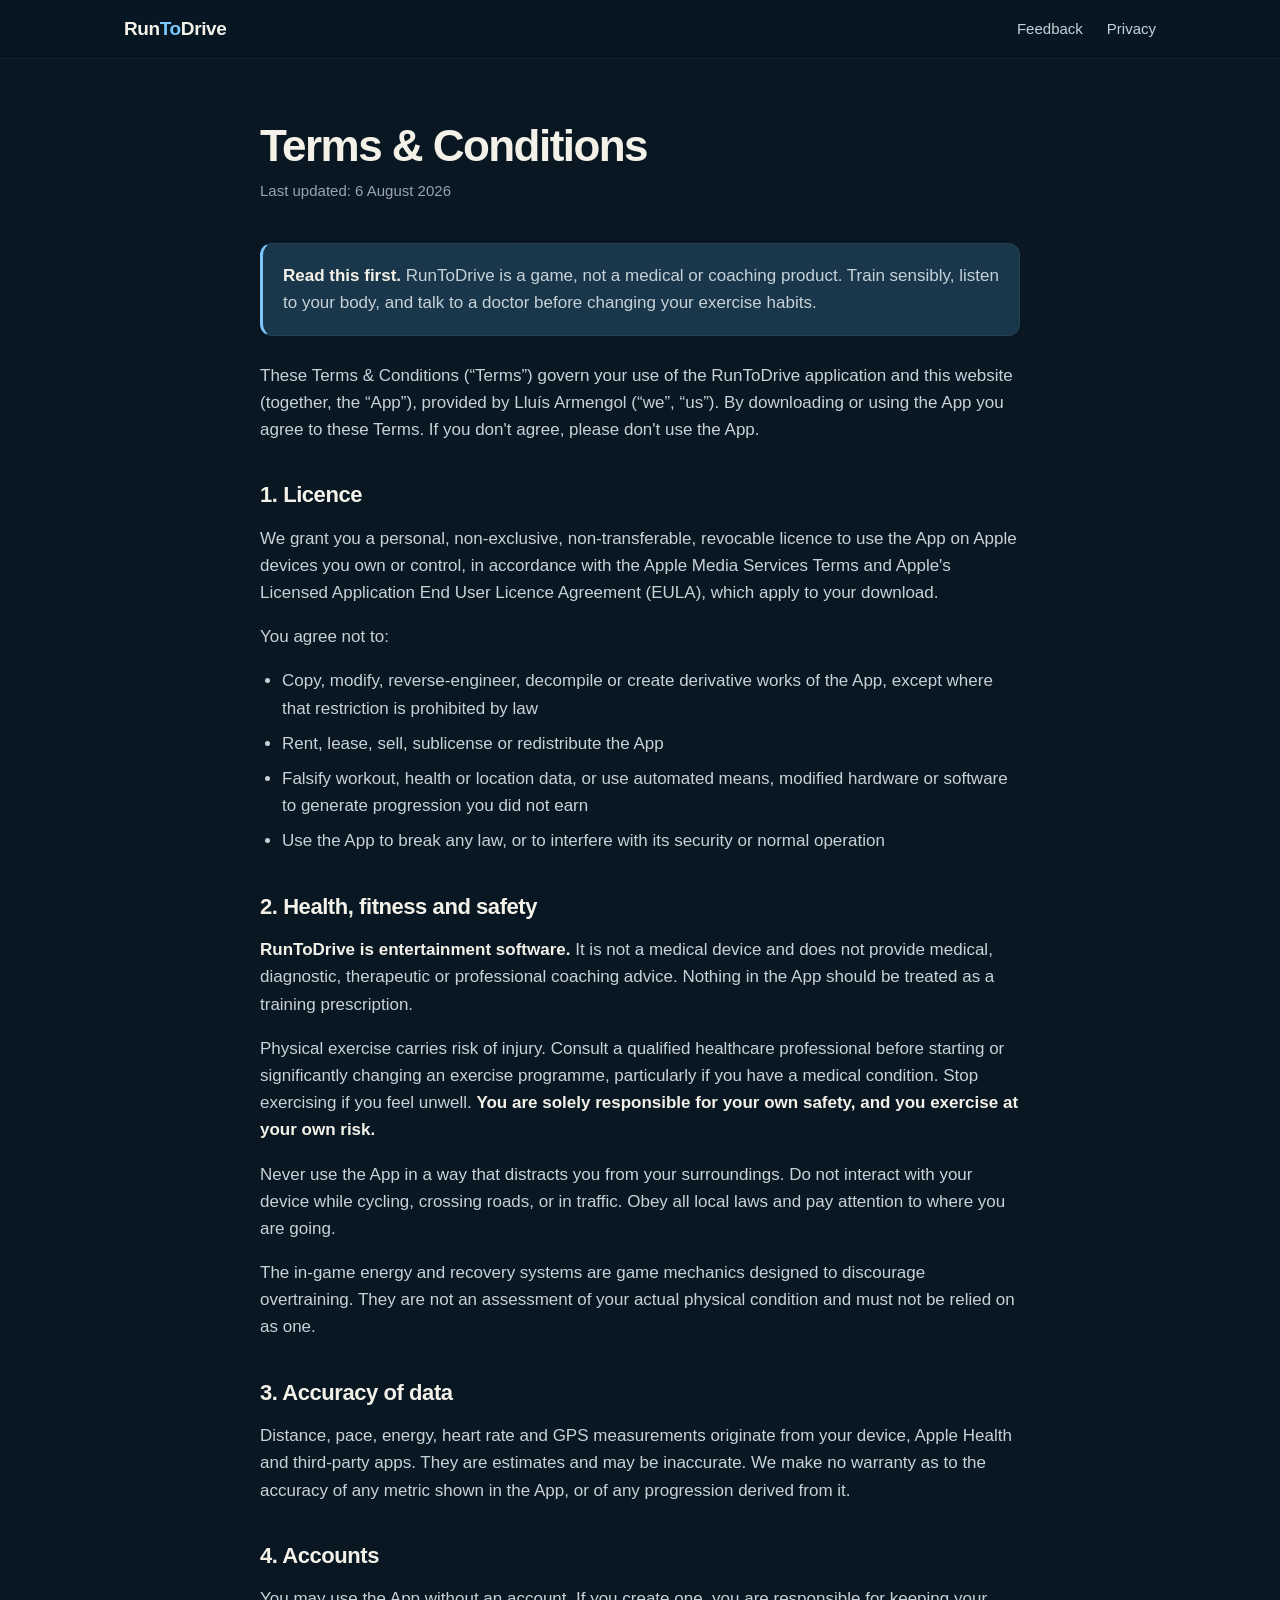
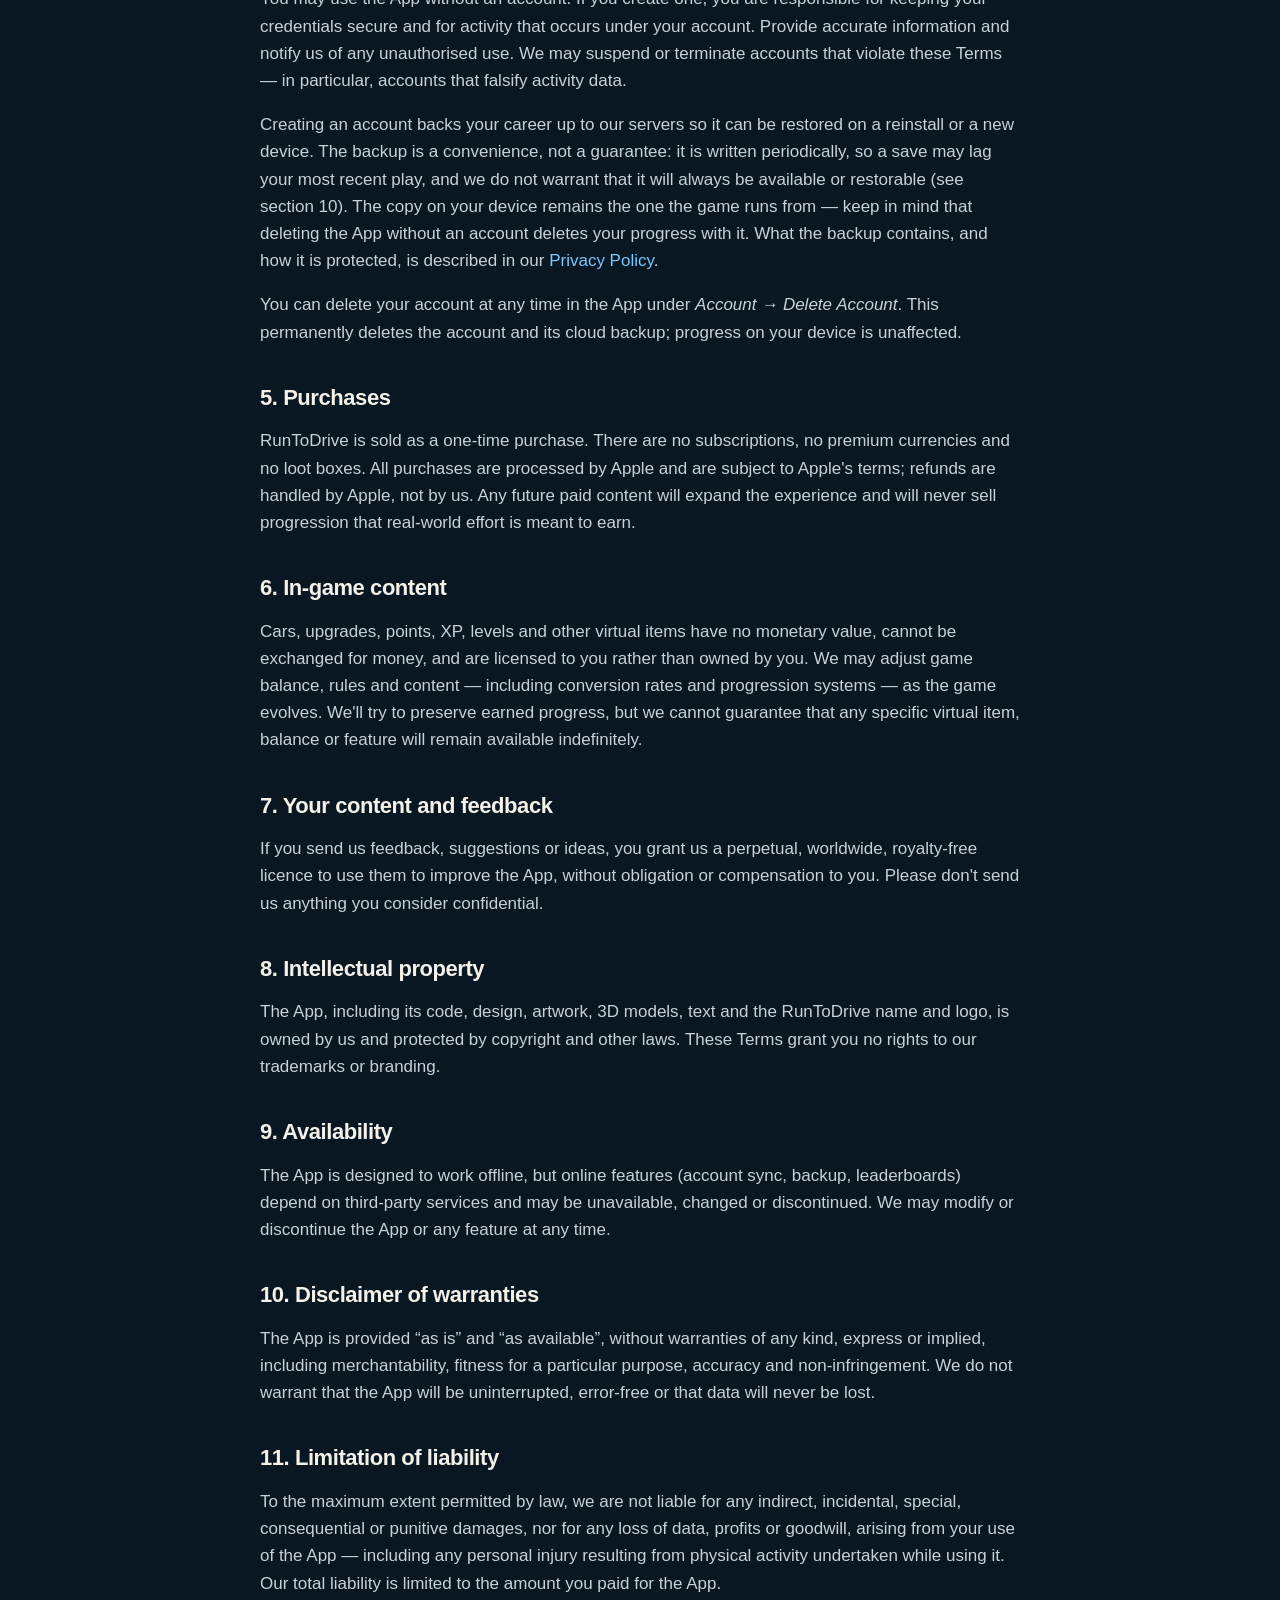
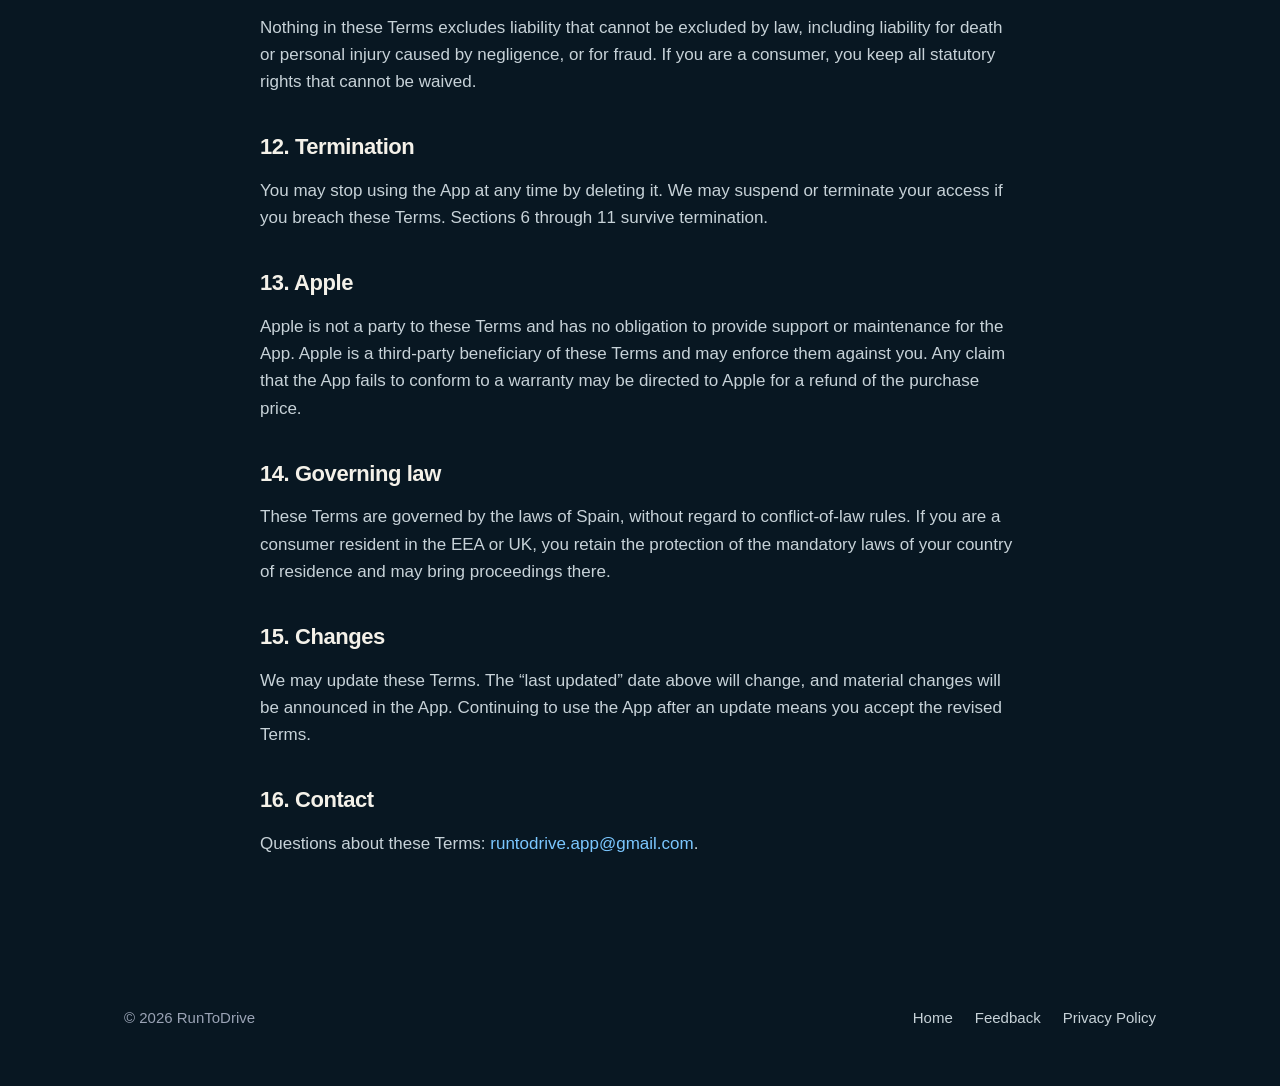
<file: terms.html>
<!DOCTYPE html>
<html lang="en">
<head>
<meta charset="utf-8">
<meta name="viewport" content="width=device-width, initial-scale=1">
<title>Terms &amp; Conditions — RunToDrive</title>
<meta name="description" content="The terms that govern your use of the RunToDrive app.">
<meta name="theme-color" content="#081722">
<link rel="stylesheet" href="style.css?v=3">
</head>
<body>

<header class="nav">
  <div class="nav-inner">
    <a class="brand" href="index.html">Run<span>To</span>Drive</a>
    <a class="link" href="feedback.html">Feedback</a>
    <a class="link" href="privacy.html">Privacy</a>
  </div>
</header>

<main class="wrap prose">

<h1>Terms &amp; Conditions</h1>
<p class="updated">Last updated: 6 August 2026</p>

<div class="callout">
  <p>
    <strong>Read this first.</strong> RunToDrive is a game, not a medical or coaching product.
    Train sensibly, listen to your body, and talk to a doctor before changing your exercise habits.
  </p>
</div>

<p>
  These Terms &amp; Conditions (“Terms”) govern your use of the RunToDrive application and this
  website (together, the “App”), provided by Lluís Armengol (“we”, “us”). By downloading or using
  the App you agree to these Terms. If you don't agree, please don't use the App.
</p>

<h2>1. Licence</h2>
<p>
  We grant you a personal, non-exclusive, non-transferable, revocable licence to use the App on
  Apple devices you own or control, in accordance with the Apple Media Services Terms and Apple's
  Licensed Application End User Licence Agreement (EULA), which apply to your download.
</p>
<p>You agree not to:</p>
<ul>
  <li>Copy, modify, reverse-engineer, decompile or create derivative works of the App, except where
      that restriction is prohibited by law</li>
  <li>Rent, lease, sell, sublicense or redistribute the App</li>
  <li>Falsify workout, health or location data, or use automated means, modified hardware or
      software to generate progression you did not earn</li>
  <li>Use the App to break any law, or to interfere with its security or normal operation</li>
</ul>

<h2>2. Health, fitness and safety</h2>
<p>
  <strong>RunToDrive is entertainment software.</strong> It is not a medical device and does not
  provide medical, diagnostic, therapeutic or professional coaching advice. Nothing in the App
  should be treated as a training prescription.
</p>
<p>
  Physical exercise carries risk of injury. Consult a qualified healthcare professional before
  starting or significantly changing an exercise programme, particularly if you have a medical
  condition. Stop exercising if you feel unwell. <strong>You are solely responsible for your own
  safety, and you exercise at your own risk.</strong>
</p>
<p>
  Never use the App in a way that distracts you from your surroundings. Do not interact with your
  device while cycling, crossing roads, or in traffic. Obey all local laws and pay attention to
  where you are going.
</p>
<p>
  The in-game energy and recovery systems are game mechanics designed to discourage overtraining.
  They are not an assessment of your actual physical condition and must not be relied on as one.
</p>

<h2>3. Accuracy of data</h2>
<p>
  Distance, pace, energy, heart rate and GPS measurements originate from your device, Apple Health
  and third-party apps. They are estimates and may be inaccurate. We make no warranty as to the
  accuracy of any metric shown in the App, or of any progression derived from it.
</p>

<h2>4. Accounts</h2>
<p>
  You may use the App without an account. If you create one, you are responsible for keeping your
  credentials secure and for activity that occurs under your account. Provide accurate information
  and notify us of any unauthorised use. We may suspend or terminate accounts that violate these
  Terms — in particular, accounts that falsify activity data.
</p>
<p>
  Creating an account backs your career up to our servers so it can be restored on a reinstall or a
  new device. The backup is a convenience, not a guarantee: it is written periodically, so a save
  may lag your most recent play, and we do not warrant that it will always be available or
  restorable (see section 10). The copy on your device remains the one the game runs from — keep in
  mind that deleting the App without an account deletes your progress with it. What the backup
  contains, and how it is protected, is described in our
  <a href="privacy.html#account">Privacy Policy</a>.
</p>
<p>
  You can delete your account at any time in the App under <em>Account → Delete Account</em>. This
  permanently deletes the account and its cloud backup; progress on your device is unaffected.
</p>

<h2>5. Purchases</h2>
<p>
  RunToDrive is sold as a one-time purchase. There are no subscriptions, no premium currencies and
  no loot boxes. All purchases are processed by Apple and are subject to Apple's terms; refunds are
  handled by Apple, not by us. Any future paid content will expand the experience and will never
  sell progression that real-world effort is meant to earn.
</p>

<h2>6. In-game content</h2>
<p>
  Cars, upgrades, points, XP, levels and other virtual items have no monetary value, cannot be
  exchanged for money, and are licensed to you rather than owned by you. We may adjust game
  balance, rules and content — including conversion rates and progression systems — as the game
  evolves. We'll try to preserve earned progress, but we cannot guarantee that any specific
  virtual item, balance or feature will remain available indefinitely.
</p>

<h2>7. Your content and feedback</h2>
<p>
  If you send us feedback, suggestions or ideas, you grant us a perpetual, worldwide, royalty-free
  licence to use them to improve the App, without obligation or compensation to you. Please don't
  send us anything you consider confidential.
</p>

<h2>8. Intellectual property</h2>
<p>
  The App, including its code, design, artwork, 3D models, text and the RunToDrive name and logo,
  is owned by us and protected by copyright and other laws. These Terms grant you no rights to our
  trademarks or branding.
</p>

<h2>9. Availability</h2>
<p>
  The App is designed to work offline, but online features (account sync, backup, leaderboards)
  depend on third-party services and may be unavailable, changed or discontinued. We may modify or
  discontinue the App or any feature at any time.
</p>

<h2>10. Disclaimer of warranties</h2>
<p>
  The App is provided “as is” and “as available”, without warranties of any kind, express or
  implied, including merchantability, fitness for a particular purpose, accuracy and
  non-infringement. We do not warrant that the App will be uninterrupted, error-free or that data
  will never be lost.
</p>

<h2>11. Limitation of liability</h2>
<p>
  To the maximum extent permitted by law, we are not liable for any indirect, incidental, special,
  consequential or punitive damages, nor for any loss of data, profits or goodwill, arising from
  your use of the App — including any personal injury resulting from physical activity undertaken
  while using it. Our total liability is limited to the amount you paid for the App.
</p>
<p>
  Nothing in these Terms excludes liability that cannot be excluded by law, including liability for
  death or personal injury caused by negligence, or for fraud. If you are a consumer, you keep all
  statutory rights that cannot be waived.
</p>

<h2>12. Termination</h2>
<p>
  You may stop using the App at any time by deleting it. We may suspend or terminate your access if
  you breach these Terms. Sections 6 through 11 survive termination.
</p>

<h2>13. Apple</h2>
<p>
  Apple is not a party to these Terms and has no obligation to provide support or maintenance for
  the App. Apple is a third-party beneficiary of these Terms and may enforce them against you. Any
  claim that the App fails to conform to a warranty may be directed to Apple for a refund of the
  purchase price.
</p>

<h2>14. Governing law</h2>
<p>
  These Terms are governed by the laws of Spain, without regard to conflict-of-law rules. If you
  are a consumer resident in the EEA or UK, you retain the protection of the mandatory laws of your
  country of residence and may bring proceedings there.
</p>

<h2>15. Changes</h2>
<p>
  We may update these Terms. The “last updated” date above will change, and material changes will
  be announced in the App. Continuing to use the App after an update means you accept the revised
  Terms.
</p>

<h2>16. Contact</h2>
<p>
  Questions about these Terms: <a href="mailto:runtodrive.app@gmail.com">runtodrive.app@gmail.com</a>.
</p>

</main>

<footer>
  <div class="wrap foot-inner">
    <span>© 2026 RunToDrive</span>
    <nav>
      <a href="index.html">Home</a>
      <a href="feedback.html">Feedback</a>
      <a href="privacy.html">Privacy Policy</a>
    </nav>
  </div>
</footer>

</body>
</html>
</file>
<file: style.css>
/* RunToDrive — palette mirrors DesignSystem/Tokens/RTDColor.swift (iconMatch) */
:root {
  --bg: #081722;
  --bg-2: #142432;
  --surface: #19364a;
  --surface-2: #214c66;
  --accent: #7bc7ff;
  --accent-2: #d8f36a;
  --orange: #ff7a1a;
  --text: #f4f1e9;
  --text-2: #c7d2d8;
  --text-muted: #9aa3b5;
  --hairline: rgba(255, 255, 255, 0.05);
  --radius: 18px;
  --max: 1080px;
}

* { box-sizing: border-box; }

img { max-width: 100%; height: auto; }

html { scroll-behavior: smooth; }

body {
  margin: 0;
  background: var(--bg);
  color: var(--text);
  font-family: -apple-system, BlinkMacSystemFont, "Segoe UI", Roboto, Helvetica, Arial, sans-serif;
  font-size: 17px;
  line-height: 1.6;
  -webkit-font-smoothing: antialiased;
}

a { color: var(--accent); text-decoration: none; }
a:hover { text-decoration: underline; }

.wrap { max-width: var(--max); margin: 0 auto; padding: 0 24px; }

/* ---------- nav ---------- */
.nav {
  position: sticky;
  top: 0;
  z-index: 20;
  background: rgba(8, 23, 34, 0.82);
  backdrop-filter: saturate(160%) blur(14px);
  border-bottom: 1px solid var(--hairline);
}
.nav-inner {
  max-width: var(--max);
  margin: 0 auto;
  padding: 14px 24px;
  display: flex;
  align-items: center;
  gap: 24px;
}
.brand {
  font-weight: 800;
  letter-spacing: -0.02em;
  color: var(--text);
  font-size: 19px;
  margin-right: auto;
}
.brand:hover { text-decoration: none; }
.brand span { color: var(--accent); }
.nav a.link { color: var(--text-2); font-size: 15px; font-weight: 500; }
.nav a.link:hover { color: var(--text); text-decoration: none; }

/* ---------- buttons ---------- */
.btn {
  display: inline-block;
  padding: 14px 26px;
  border-radius: 999px;
  font-weight: 700;
  font-size: 16px;
  border: 1px solid transparent;
  cursor: pointer;
  transition: transform 0.15s ease, filter 0.15s ease;
}
.btn:hover { text-decoration: none; transform: translateY(-2px); filter: brightness(1.06); }
.btn-primary { background: var(--accent); color: #081722; }
.btn-ghost { background: transparent; color: var(--text); border-color: rgba(255, 255, 255, 0.18); }

/* Apple-supplied badge art: never restyle it, only size it.
   Clear space is Apple's required 10% of badge height. */
.badge-appstore { display: inline-block; padding: 5px; transition: transform 0.15s ease; }
.badge-appstore:hover { transform: translateY(-2px); }
.badge-appstore img { display: block; height: 50px; width: auto; }

/* ---------- hero ---------- */
.hero {
  position: relative;
  overflow: hidden;
  padding: 96px 0 80px;
  border-bottom: 1px solid var(--hairline);
}
.hero::before {
  content: "";
  position: absolute;
  top: -320px;
  left: 50%;
  width: 900px;
  height: 700px;
  transform: translateX(-50%);
  background: radial-gradient(closest-side, rgba(123, 199, 255, 0.16), transparent 72%);
  pointer-events: none;
}
.hero-grid {
  position: relative;
  display: grid;
  grid-template-columns: 1.05fr 0.95fr;
  gap: 56px;
  align-items: center;
}
.eyebrow {
  display: inline-block;
  font-size: 13px;
  font-weight: 700;
  letter-spacing: 0.14em;
  text-transform: uppercase;
  color: var(--accent);
  border: 1px solid rgba(123, 199, 255, 0.32);
  background: rgba(123, 199, 255, 0.07);
  padding: 6px 14px;
  border-radius: 999px;
  margin-bottom: 22px;
}
h1 {
  font-size: clamp(38px, 6vw, 62px);
  line-height: 1.04;
  letter-spacing: -0.035em;
  font-weight: 800;
  margin: 0 0 20px;
}
h1 .grad {
  background: linear-gradient(100deg, var(--accent), var(--accent-2));
  -webkit-background-clip: text;
  background-clip: text;
  color: transparent;
}
.lede { font-size: 19px; color: var(--text-2); margin: 0 0 32px; max-width: 30em; }
.cta-row { display: flex; flex-wrap: wrap; gap: 14px; align-items: center; }
.cta-note { font-size: 14px; color: var(--text-muted); margin-top: 14px; }

.phone {
  width: 100%;
  max-width: 320px;
  margin: 0 auto;
  display: block;
  border-radius: 34px;
  border: 1px solid rgba(255, 255, 255, 0.1);
  box-shadow: 0 40px 90px rgba(0, 0, 0, 0.65), 0 0 70px rgba(123, 199, 255, 0.12);
}

/* ---------- sections ---------- */
section { padding: 88px 0; border-bottom: 1px solid var(--hairline); }
.section-head { max-width: 34em; margin-bottom: 48px; }
h2 {
  font-size: clamp(28px, 4vw, 40px);
  letter-spacing: -0.03em;
  font-weight: 800;
  margin: 0 0 14px;
  line-height: 1.12;
}
.section-head p { color: var(--text-2); margin: 0; font-size: 18px; }

/* ---------- loop steps ---------- */
.steps { display: grid; grid-template-columns: repeat(4, 1fr); gap: 18px; }
.step {
  background: linear-gradient(160deg, var(--surface), var(--bg-2));
  border: 1px solid var(--hairline);
  border-radius: var(--radius);
  padding: 24px 22px;
}
.step-n {
  font-size: 13px;
  font-weight: 800;
  letter-spacing: 0.12em;
  color: var(--accent);
  margin-bottom: 10px;
}
.step h3 { margin: 0 0 8px; font-size: 18px; letter-spacing: -0.01em; }
.step p { margin: 0; color: var(--text-2); font-size: 15px; line-height: 1.55; }

/* ---------- features ---------- */
.feature {
  display: grid;
  grid-template-columns: 1fr 1fr;
  gap: 60px;
  align-items: center;
  margin-bottom: 88px;
}
.feature:last-child { margin-bottom: 0; }
.feature.flip .feature-copy { order: 2; }
.feature h3 { font-size: 26px; letter-spacing: -0.025em; margin: 0 0 12px; }
.feature p { color: var(--text-2); margin: 0 0 16px; }
.tag {
  display: inline-block;
  font-size: 12px;
  font-weight: 700;
  letter-spacing: 0.12em;
  text-transform: uppercase;
  color: var(--accent);
  margin-bottom: 12px;
}
.feature img {
  width: 100%;
  max-width: 290px;
  display: block;
  margin: 0 auto;
  border-radius: 30px;
  border: 1px solid rgba(255, 255, 255, 0.09);
  box-shadow: 0 30px 70px rgba(0, 0, 0, 0.6);
}
.ticks { list-style: none; padding: 0; margin: 0; color: var(--text-2); }
.ticks li { padding-left: 26px; position: relative; margin-bottom: 8px; font-size: 16px; }
.ticks li::before {
  content: "";
  position: absolute;
  left: 0;
  top: 9px;
  width: 9px;
  height: 9px;
  border-radius: 3px;
  background: var(--accent);
}

/* ---------- promise ---------- */
.promise { display: grid; grid-template-columns: repeat(3, 1fr); gap: 18px; }
.card {
  background: var(--surface);
  border: 1px solid var(--hairline);
  border-radius: var(--radius);
  padding: 26px 24px;
}
.card h3 { margin: 0 0 8px; font-size: 18px; }
.card p { margin: 0; color: var(--text-2); font-size: 15px; }
.card.no::before { content: "✕"; color: var(--orange); font-weight: 800; display: block; margin-bottom: 10px; }
.card.yes::before { content: "✓"; color: var(--accent); font-weight: 800; display: block; margin-bottom: 10px; }

/* ---------- final cta ---------- */
.final { text-align: center; }
.final h2 { max-width: 16em; margin-inline: auto; }
.final p { color: var(--text-2); max-width: 32em; margin: 0 auto 30px; }

/* ---------- footer ---------- */
footer { padding: 44px 0 56px; color: var(--text-muted); font-size: 15px; }
.foot-inner { display: flex; flex-wrap: wrap; gap: 18px; align-items: center; }
.foot-inner nav { margin-left: auto; display: flex; flex-wrap: wrap; gap: 22px; }
footer a { color: var(--text-2); }

/* ---------- legal / prose pages ---------- */
.prose { max-width: 760px; padding: 64px 0 88px; }
.prose h1 { font-size: clamp(32px, 5vw, 44px); margin-bottom: 10px; }
.prose .updated { color: var(--text-muted); font-size: 15px; margin: 0 0 40px; }
.prose h2 { font-size: 22px; margin: 40px 0 12px; letter-spacing: -0.02em; }
.prose h3 { font-size: 18px; margin: 26px 0 8px; }
.prose p, .prose li { color: var(--text-2); }
.prose ul { padding-left: 22px; }
.prose li { margin-bottom: 8px; }
.prose strong { color: var(--text); }
.prose table { width: 100%; border-collapse: collapse; margin: 18px 0; font-size: 15px; }
.prose th, .prose td {
  text-align: left;
  padding: 11px 12px;
  border-bottom: 1px solid var(--hairline);
  vertical-align: top;
  color: var(--text-2);
}
.prose th { color: var(--text); font-weight: 700; }
.callout {
  background: var(--surface);
  border: 1px solid var(--hairline);
  border-left: 3px solid var(--accent);
  border-radius: 12px;
  padding: 18px 20px;
  margin: 26px 0;
}
.callout p { margin: 0; }

/* ---------- feedback form ---------- */
.form { max-width: 620px; padding: 64px 0 88px; }
.field { margin-bottom: 22px; }
label { display: block; font-weight: 600; font-size: 15px; margin-bottom: 8px; }
.hint { color: var(--text-muted); font-weight: 400; font-size: 14px; }
textarea, select {
  width: 100%;
  background: var(--bg-2);
  color: var(--text);
  border: 1px solid rgba(255, 255, 255, 0.12);
  border-radius: 14px;
  padding: 14px 16px;
  font: inherit;
  font-size: 16px;
  resize: vertical;
}
textarea:focus, select:focus { outline: 2px solid var(--accent); outline-offset: 1px; border-color: transparent; }
.counter { font-size: 13px; color: var(--text-muted); text-align: right; margin-top: 6px; }
.status { margin-top: 18px; font-size: 15px; min-height: 1.4em; }
.status.ok { color: var(--accent); }
.status.err { color: var(--orange); }
.btn[disabled] { opacity: 0.55; cursor: not-allowed; transform: none; }

@media (max-width: 860px) {
  .hero { padding: 60px 0 56px; }
  .hero-grid, .feature, .feature.flip .feature-copy { grid-template-columns: 1fr; order: 0; }
  .hero-grid { gap: 40px; }
  .feature { gap: 32px; margin-bottom: 64px; }
  .steps, .promise { grid-template-columns: 1fr; }
  section { padding: 64px 0; }
  .nav a.link.hide-sm { display: none; }
}
</file>
